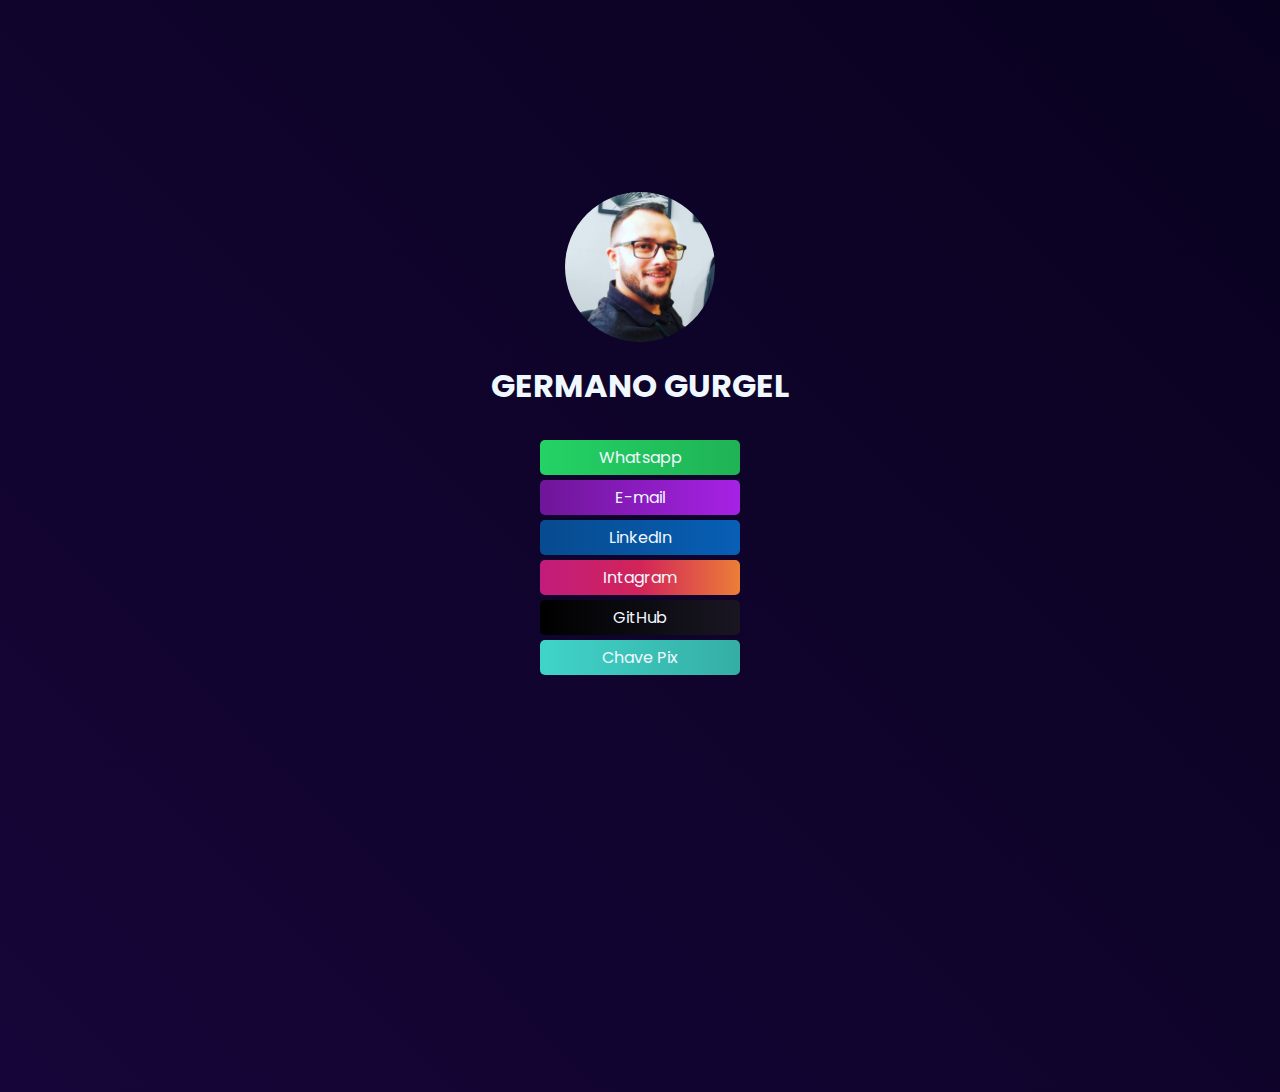
<file: index.html>
<!DOCTYPE html>
<html lang="pt-BR">
<head>
  <meta charset="UTF-8">
  <link rel="stylesheet" href="style.css">
  <meta http-equiv="X-UA-Compatible" content="IE=edge">
  <meta name="viewport" content="width=device-width, initial-scale=1.0">
  <title>Contato - Germano Gurgel</title>
</head>
<body>
  <section>
    <div class="principal">
      <img class="avatar" src="./assets/foto.jpg" alt="avatar">
      <h1>GERMANO GURGEL</h1>
    </div>
    <div class="links">
      <a class="whatsapp" href="https://api.whatsapp.com/send?phone=55(61)99184-0101">
        <p>Whatsapp</p>
      </a>
      <a class="email" href="mailto:gurgelgermano@gmail.com">
        <p>E-mail</p>
      </a>
      <a class="linkedin" href="https://www.linkedin.com/in/germanogurgel/">
        <p>LinkedIn</p>
      </a>
      <a class="instagram" href="https://instagram.com/germano.gurgel">
        <p >Intagram</p>
      </a>
      <a class="github" href="https://github.com/gurgelgermano">
        <p>GitHub</p>
      </a>
      <a class="pix">
        <p type="text" class="chave-pix" value="51b81827-4ae8-4806-9853-d85891cda413">Chave Pix</p>
      </a>
    </div>
  </section>
  <script src="/index.js"></script>
</body>
</html>
</file>
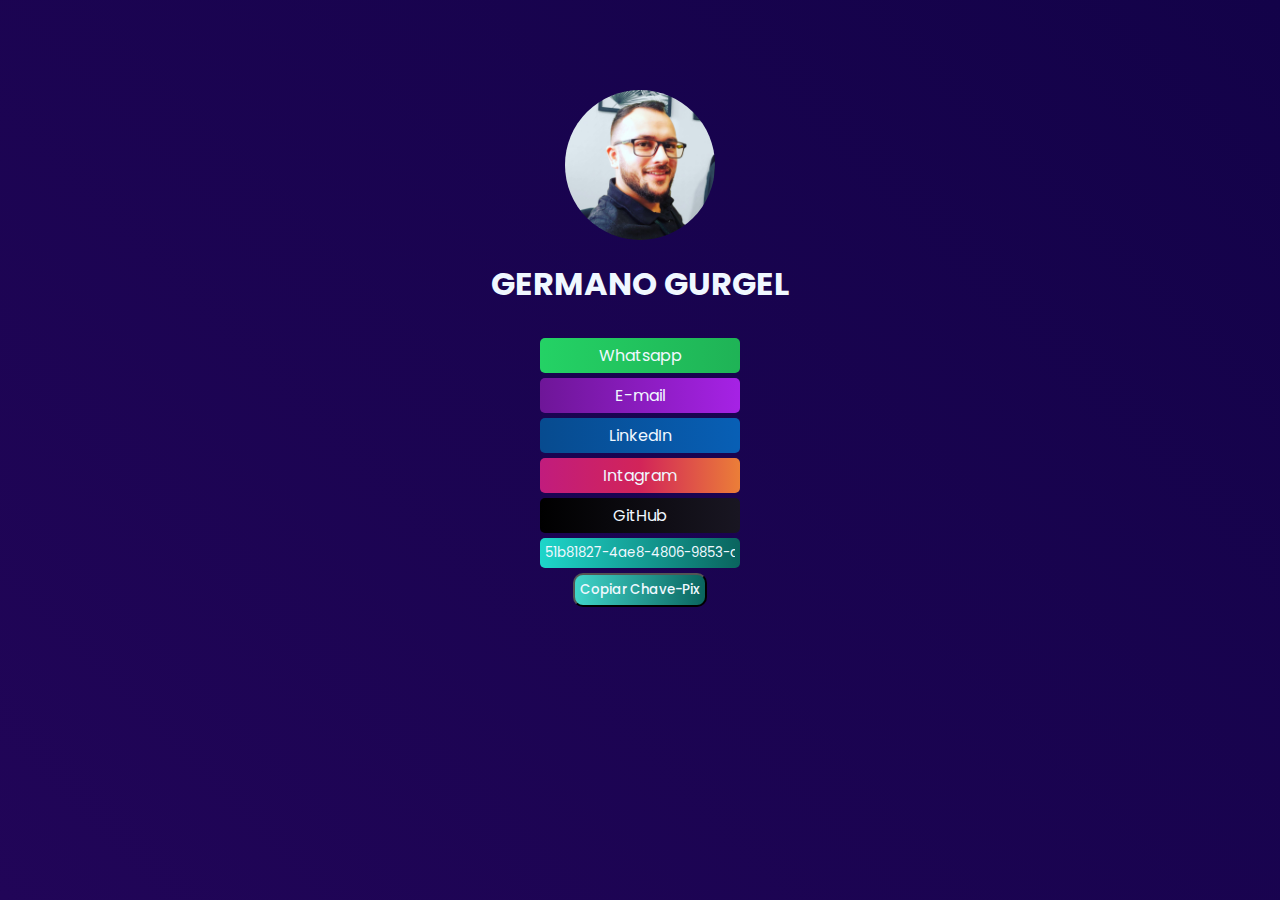
<file: 01/index.html>
<!DOCTYPE html>
<html lang="pt-BR">
<head>
  <meta charset="UTF-8">
  <link rel="stylesheet" href="../01/style.css">
  <meta http-equiv="X-UA-Compatible" content="IE=edge">
  <meta name="viewport" content="width=device-width, initial-scale=1.0">
  <title>Contato - Germano Gurgel</title>
</head>
<body>
  <section class="conteudo">
    <div class="principal">
      <img class="avatar" src="../assets/foto.jpg" alt="avatar">
      <h1>GERMANO GURGEL</h1>
    </div>
    <div class="links">
      <a class="whatsapp" href="https://api.whatsapp.com/send?phone=55(61)99184-0101" >
        <p>Whatsapp</p>
      </a>
      <a class="email" href="mailto:gurgelgermano@gmail.com">
        <p>E-mail</p>
      </a>
      <a class="linkedin" target="_blank" href="https://www.linkedin.com/in/germanogurgel/">
        <p>LinkedIn</p>
      </a>
      <a class="instagram" href="https://instagram.com/germano.gurgel">
        <p >Intagram</p>
      </a>
      <a class="github" target="_blank" href="https://github.com/gurgelgermano">
        <p>GitHub</p>
      </a>
      <input type="text" id="texto" value="51b81827-4ae8-4806-9853-d85891cda413" readonly>
      <button id="botao"> Copiar Chave-Pix </button>
    </div>
  </section>
  <script>
  document.getElementById('botao').addEventListener('click', function () {
    document.getElementById('texto').select();
    document.execCommand('copy');
    alert("Chave-Pix copiada com sucesso!")
  });
  </script>
  <script src="../01/index.js"></script>
</body>
</html>
</file>
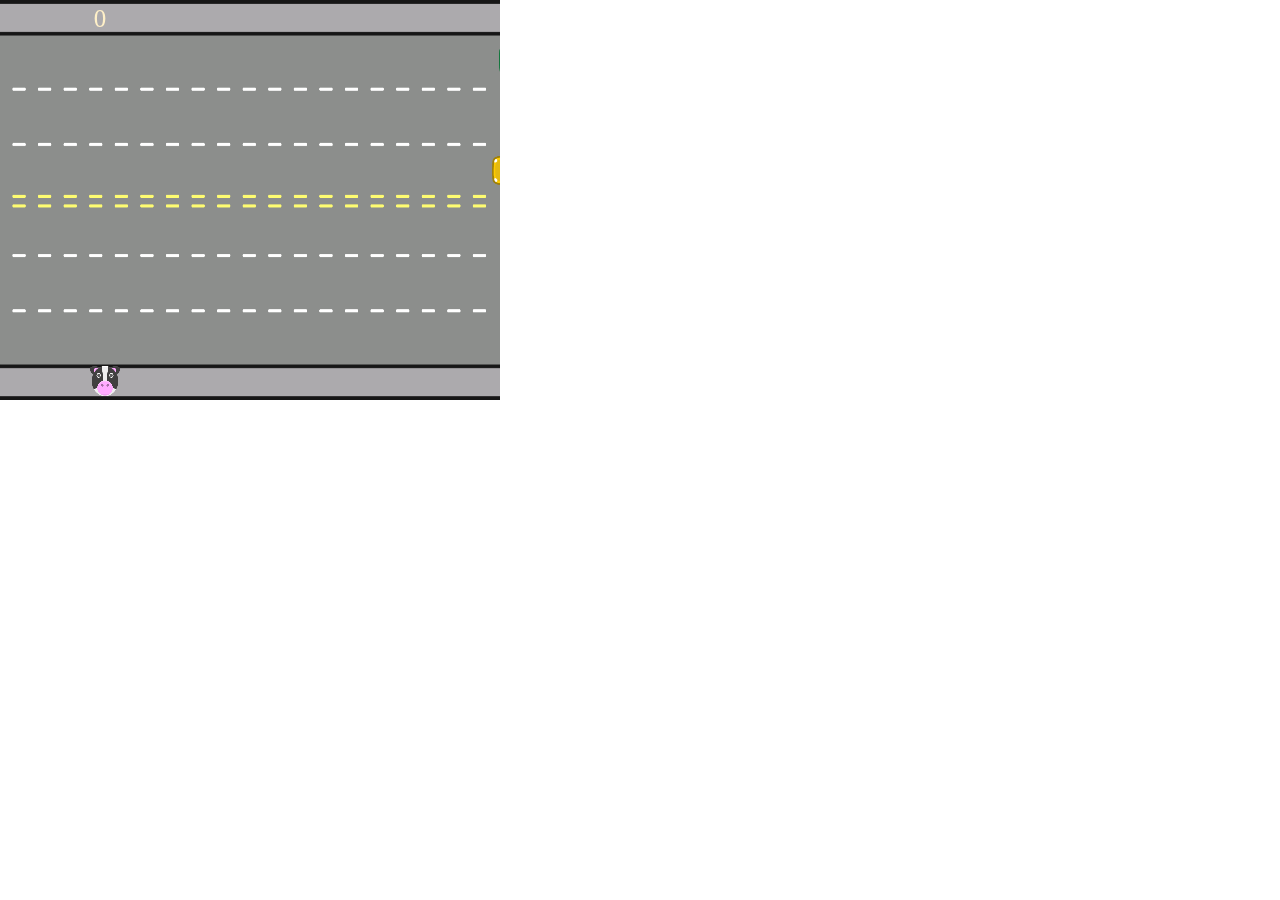
<file: freeway/index.html>
<!DOCTYPE html><html lang="en"><head>
    <script src="p5.js"></script>
    <script src="p5.sound.min.js"></script>
    <link rel="stylesheet" type="text/css" href="style.css">
    <meta charset="utf-8">

  </head>
  <body>
    <script src="sketch.js"></script>
    <script src="imagens.js"></script>
    <script src="ator.js"></script>
    <script src="carro.js"></script>
    <script src="p5.collide2d.js"></script>

</body></html>
</file>
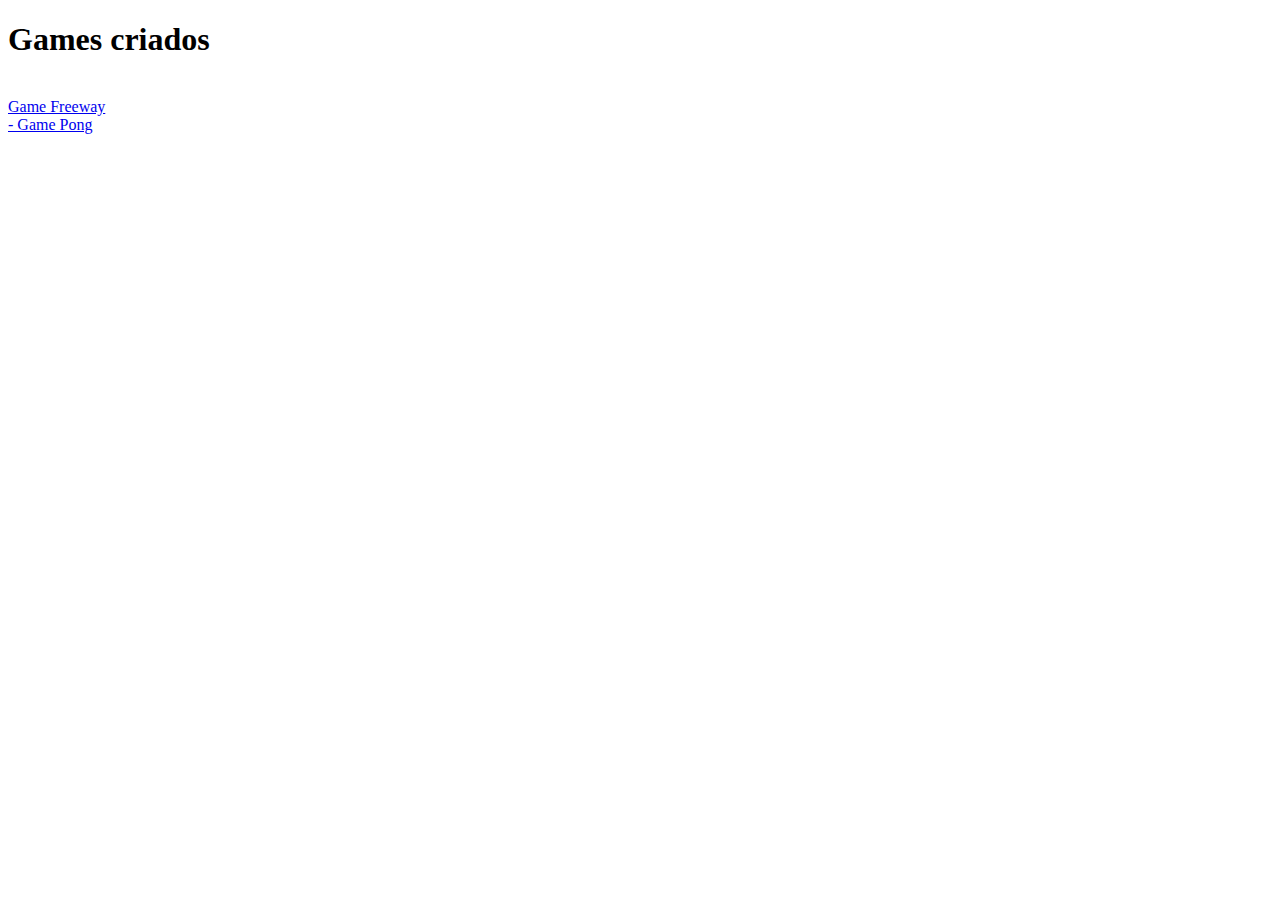
<file: games/index.html>
<!DOCTYPE html>
<html lang="pt-BR">
<head>
    <meta charset="UTF-8">
    <meta name="viewport" content="width=device-width, initial-scale=1.0">
    <title>Git Germano Gurgel</title>
</head>
<body>
    <h1>Games criados</h1>
    <br>
    <a href="gurgelgermano.github.io/freeway/index.html">Game Freeway</a>
    <br>
    <a href="pong\index.html">- Game Pong</a>
</body>
</html>
</file>
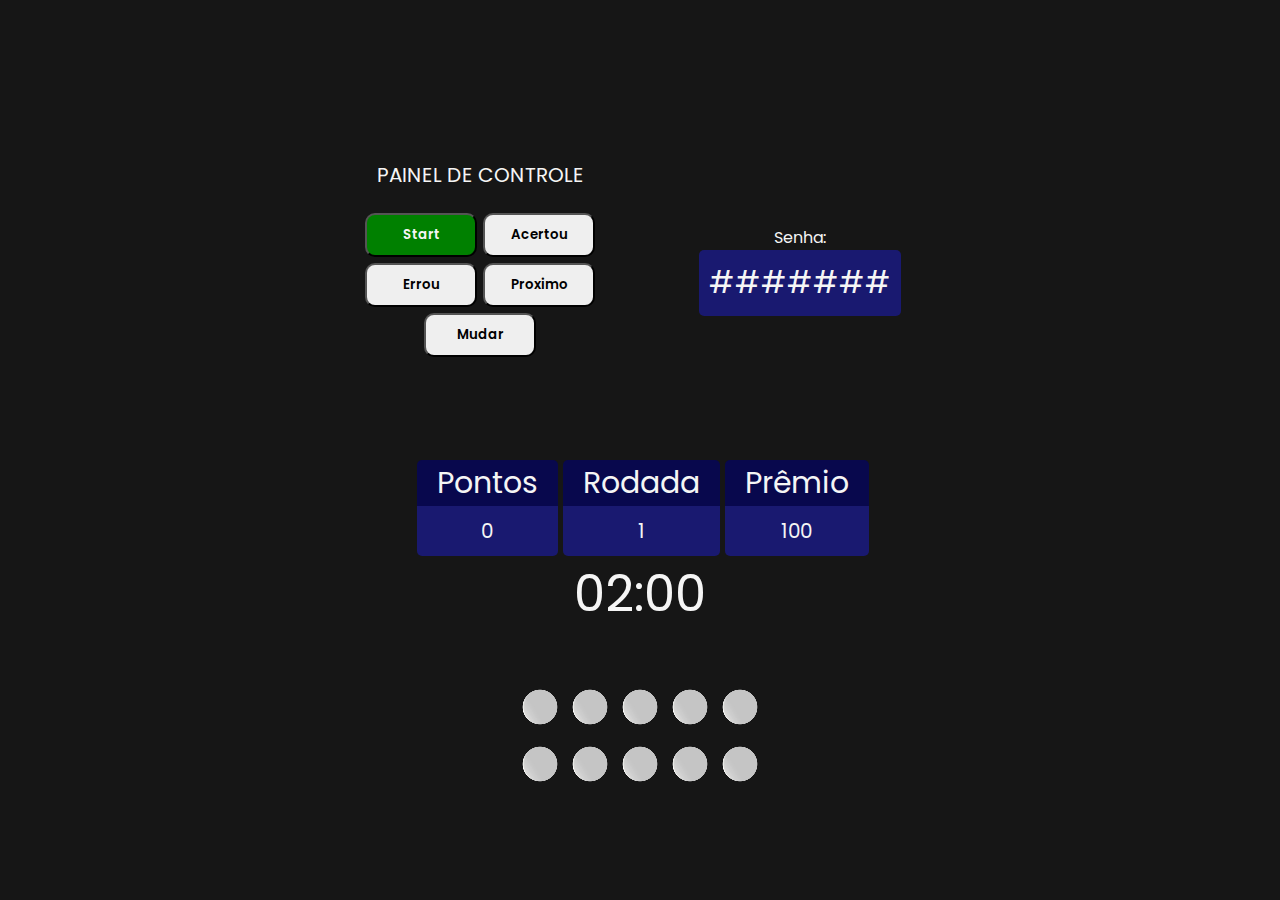
<file: MegaSenha/index.html>
<!DOCTYPE html>
<html>
<head>
    <meta charset="UTF-8">
    <meta name="viewport" content="width=device-width, initial-scale=1.0">
    <link rel="stylesheet" href="style.css">
    <title>Painel de Controle - Merc Senha</title>
</head>
<body>
    <section class="painelBx">
        <p class="tituloPainel">PAINEL DE CONTROLE</p>
        <div class="controle">
            <button id="start">Start</button>
            <audio id="somStart" src="./midias/start.wav" hidden></audio>
            <audio id="somTempo" src="./midias/musicaPrograma.mp3" hidden></audio>
            <button id="acertou">Acertou</button>
            <audio id="somAcertou" src="./midias/ACERTOU.wav" hidden></audio>
            <audio id="somAplausos" src="./midias/aplausosPlateia.wav" hidden></audio>
            <button id="errou">Errou</button>
            <audio id="somPerdeu" src="./midias/perdeu.wav" hidden></audio>
            <audio id="somErrou" src="./midias/ERROU.wav" hidden></audio>
            <button id="proximo">Proximo</button>
            <button id="mudar">Mudar</button>
        </div>
    </section>

    <section class="senhaBx">
        <div class="senha">
            <p>Senha:</p>
            <p class="palavra">#######</p>
        </div>
    </section>

    <section class="infoRodadaBx">
        <div class="pontosBx">
            <p class="infoTitulo">Pontos</p>
            <p class="pontos">0</p>
        </div>

        <div class="rodadaBx">
            <p class="infoTitulo">Rodada</p>
            <p class="rodada">1</p>
        </div>

        <div class="premioBx">
            <p class="infoTitulo">Prêmio</p>
            <p class="premio">100</p>
        </div>
    </section>

    <section class="timerBx">
        <p class="timer">02:00</p>
        <div>
            <ul class="bolinhas">
                <li><video class="bolinhasVideo" autoplay loop src="./midias/BolaNeutra.webm"></video></li>
                <li><video class="bolinhasVideo" autoplay loop src="./midias/BolaNeutra.webm"></video></li>
                <li><video class="bolinhasVideo" autoplay loop src="./midias/BolaNeutra.webm"></video></li>
                <li><video class="bolinhasVideo" autoplay loop src="./midias/BolaNeutra.webm"></video></li>
                <li><video  class="bolinhasVideo" autoplay loop src="./midias/BolaNeutra.webm"></video></li>
                <li><video  class="bolinhasVideo" autoplay loop src="./midias/BolaNeutra.webm"></video></li>
                <li><video  class="bolinhasVideo" autoplay loop src="./midias/BolaNeutra.webm"></video></li>
                <li><video  class="bolinhasVideo" autoplay loop src="./midias/BolaNeutra.webm"></video></li>
                <li><video class="bolinhasVideo" autoplay loop src="./midias/BolaNeutra.webm"></video></li>
                <li><video  class="bolinhasVideo" autoplay loop src="./midias/BolaNeutra.webm"></video></li>
            </ul>
        </div>
    </section>
    <script src="./senhasLista.js"></script>
    <script src="./index.js"></script>

</body>
</html>
</file>
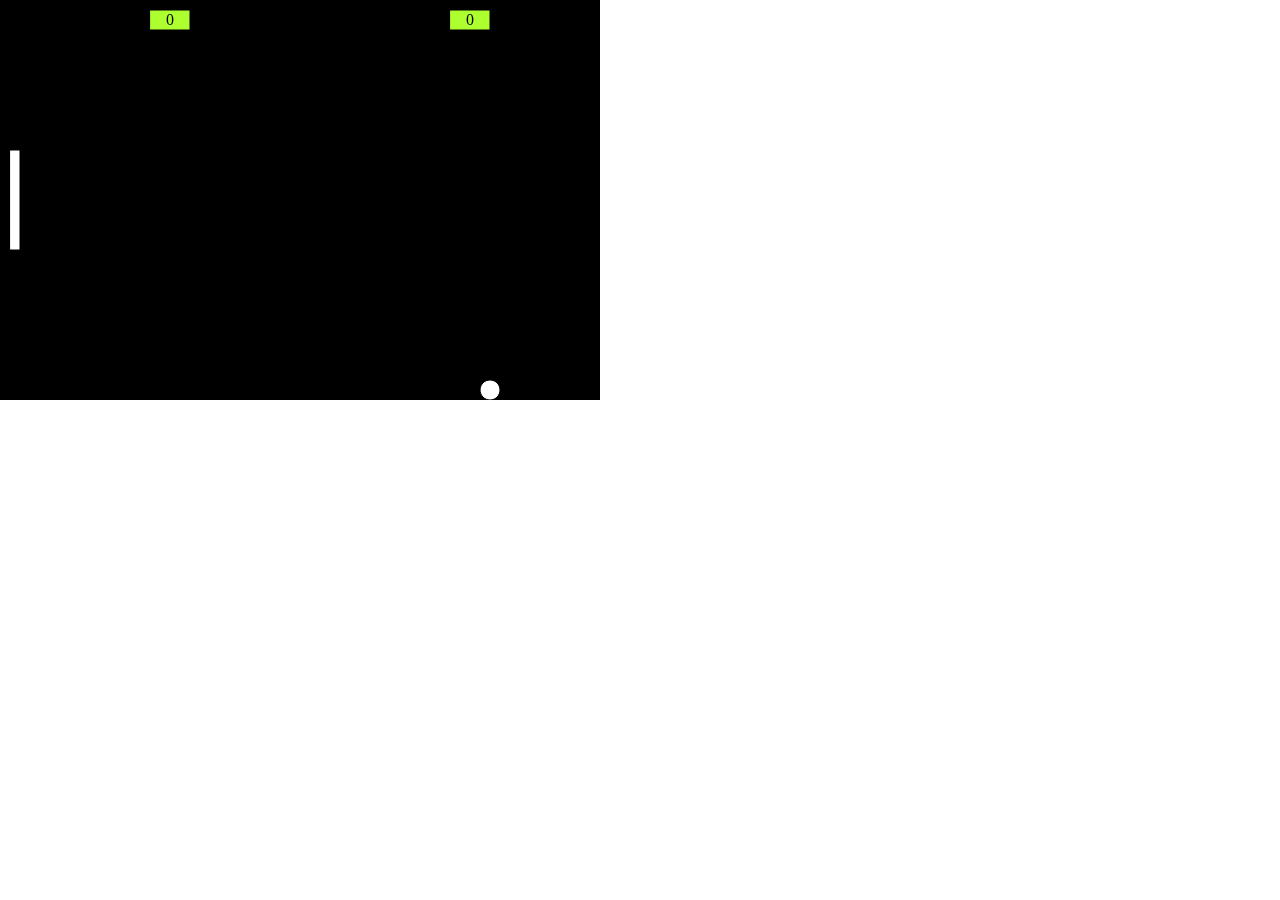
<file: pong/index.html>
<!DOCTYPE html><html lang="en"><head>
    <script src="p5.js"></script>
    <script src="p5.sound.min.js"></script>
    <link rel="stylesheet" type="text/css" href="style.css">
    <meta charset="utf-8">

  </head>
  <body>
    <script src="sketch.js"></script>
    <script src="p5.collide2d.js"></script>
  

</body></html>
</file>
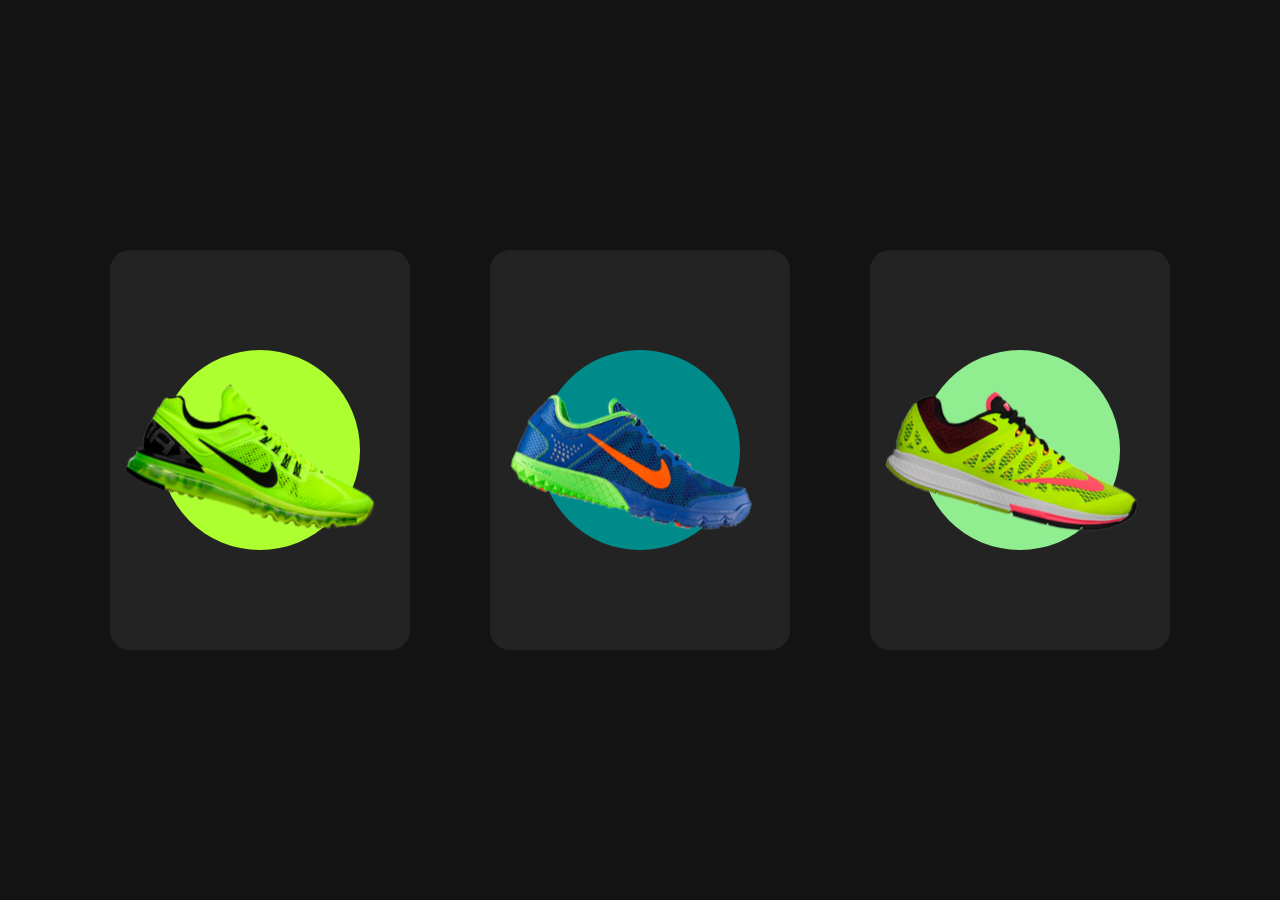
<file: Produto_Paralax/index.html>
<!DOCTYPE html>
<html lang="pt-BR">
<head>
    <meta charset="UTF-8">
    <title>3D Produto Paralax</title>
    <link rel="stylesheet" href="style.css">
</head>
<body>
    <div class="container">
        <div class="box">
            <h2 class="name">Tênis Nike Verde</h2>
            <a href="#" class="buy">Comprar</a>
            <div class="circle"></div>
            <img src="shoes1.png" class="product">
        </div>
        <div class="box">
            <h2 class="name">Nome do Produto</h2>
            <a href="#" class="buy">Comprar</a>
            <div class="circle"></div>
            <img src="shoes2.png" class="product">
        </div>
        <div class="box">
            <h2 class="name">Nome do Produto</h2>
            <a href="#" class="buy">Comprar</a>
            <div class="circle"></div>
            <img src="shoes3.png" class="product">
        </div>
    </div>
    <script src="vanilla-tilt.min.js"></script>
    <script>
        VanillaTilt.init(document.querySelectorAll(".box"), {
		max: 25,
		speed: 400
	});
	
	//It also supports NodeList
	VanillaTilt.init(document.querySelectorAll(".box"));
    </script>
</body>
</html>
</file>
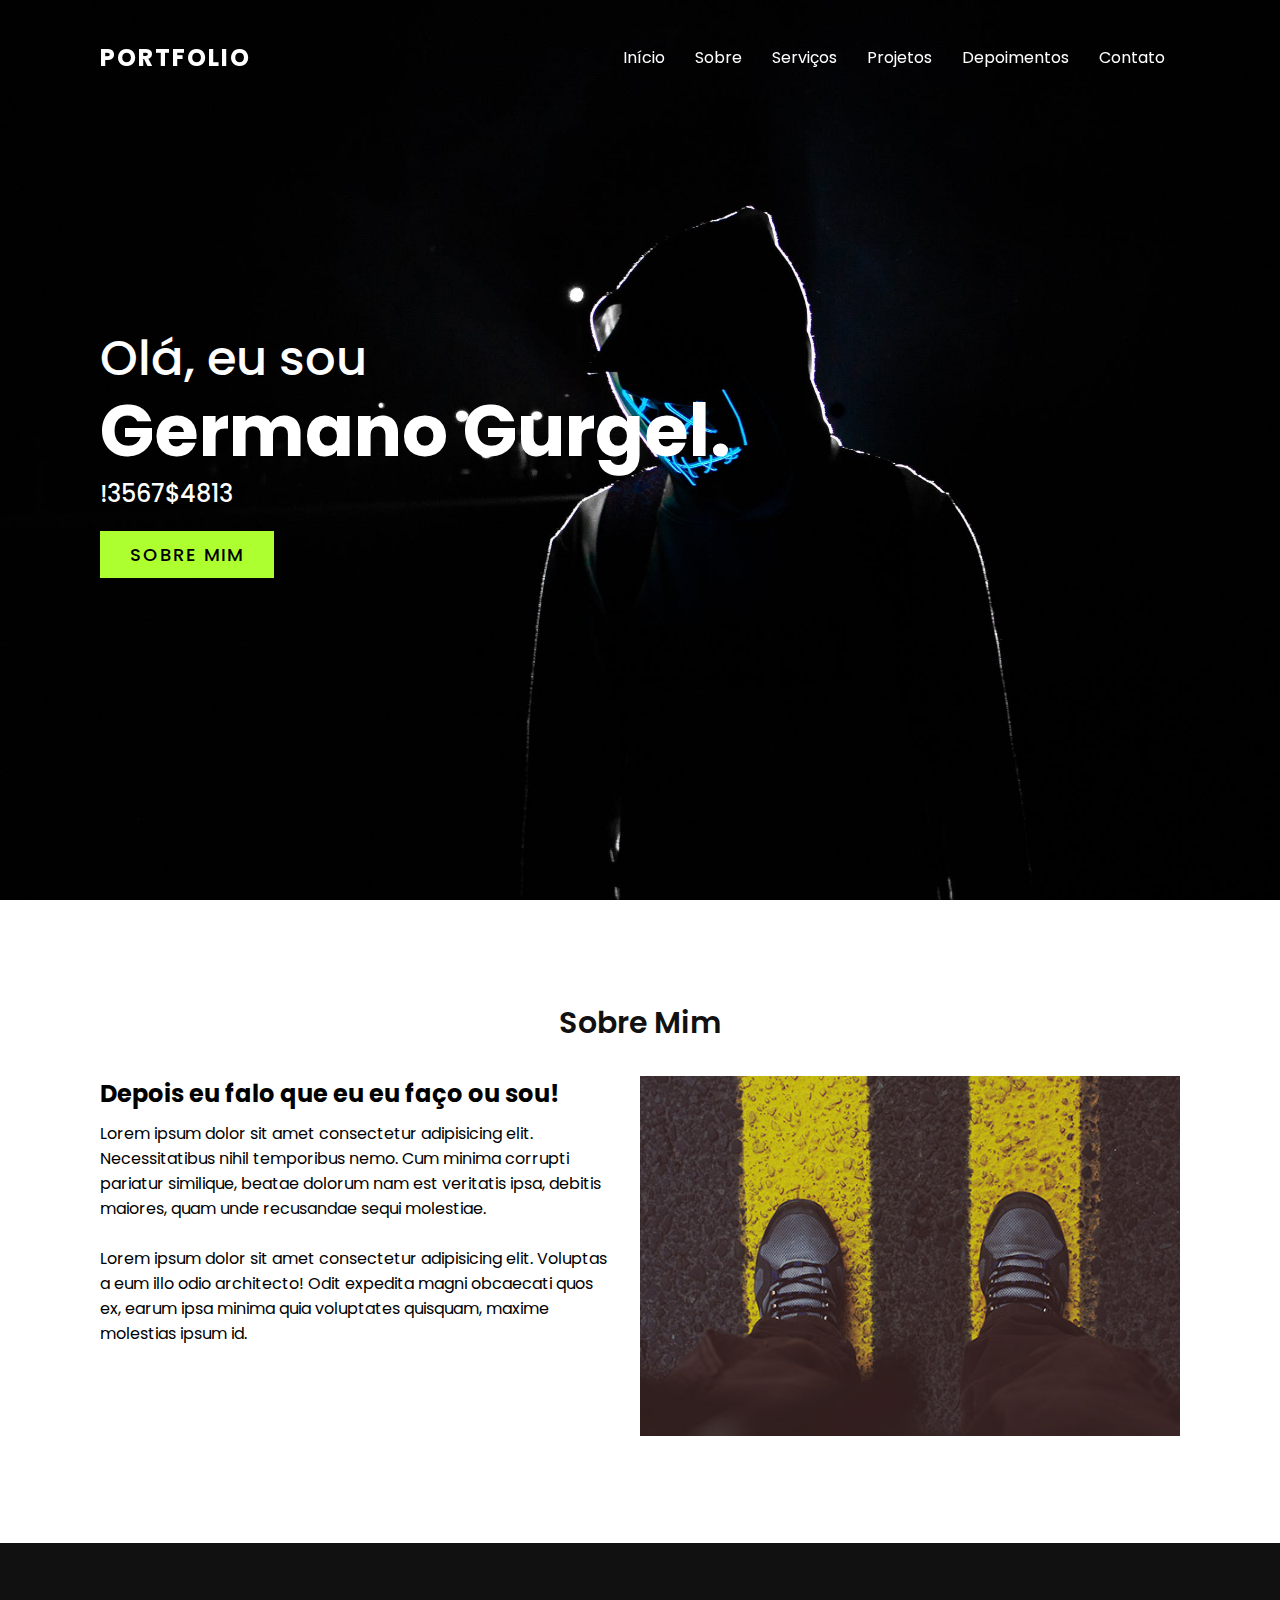
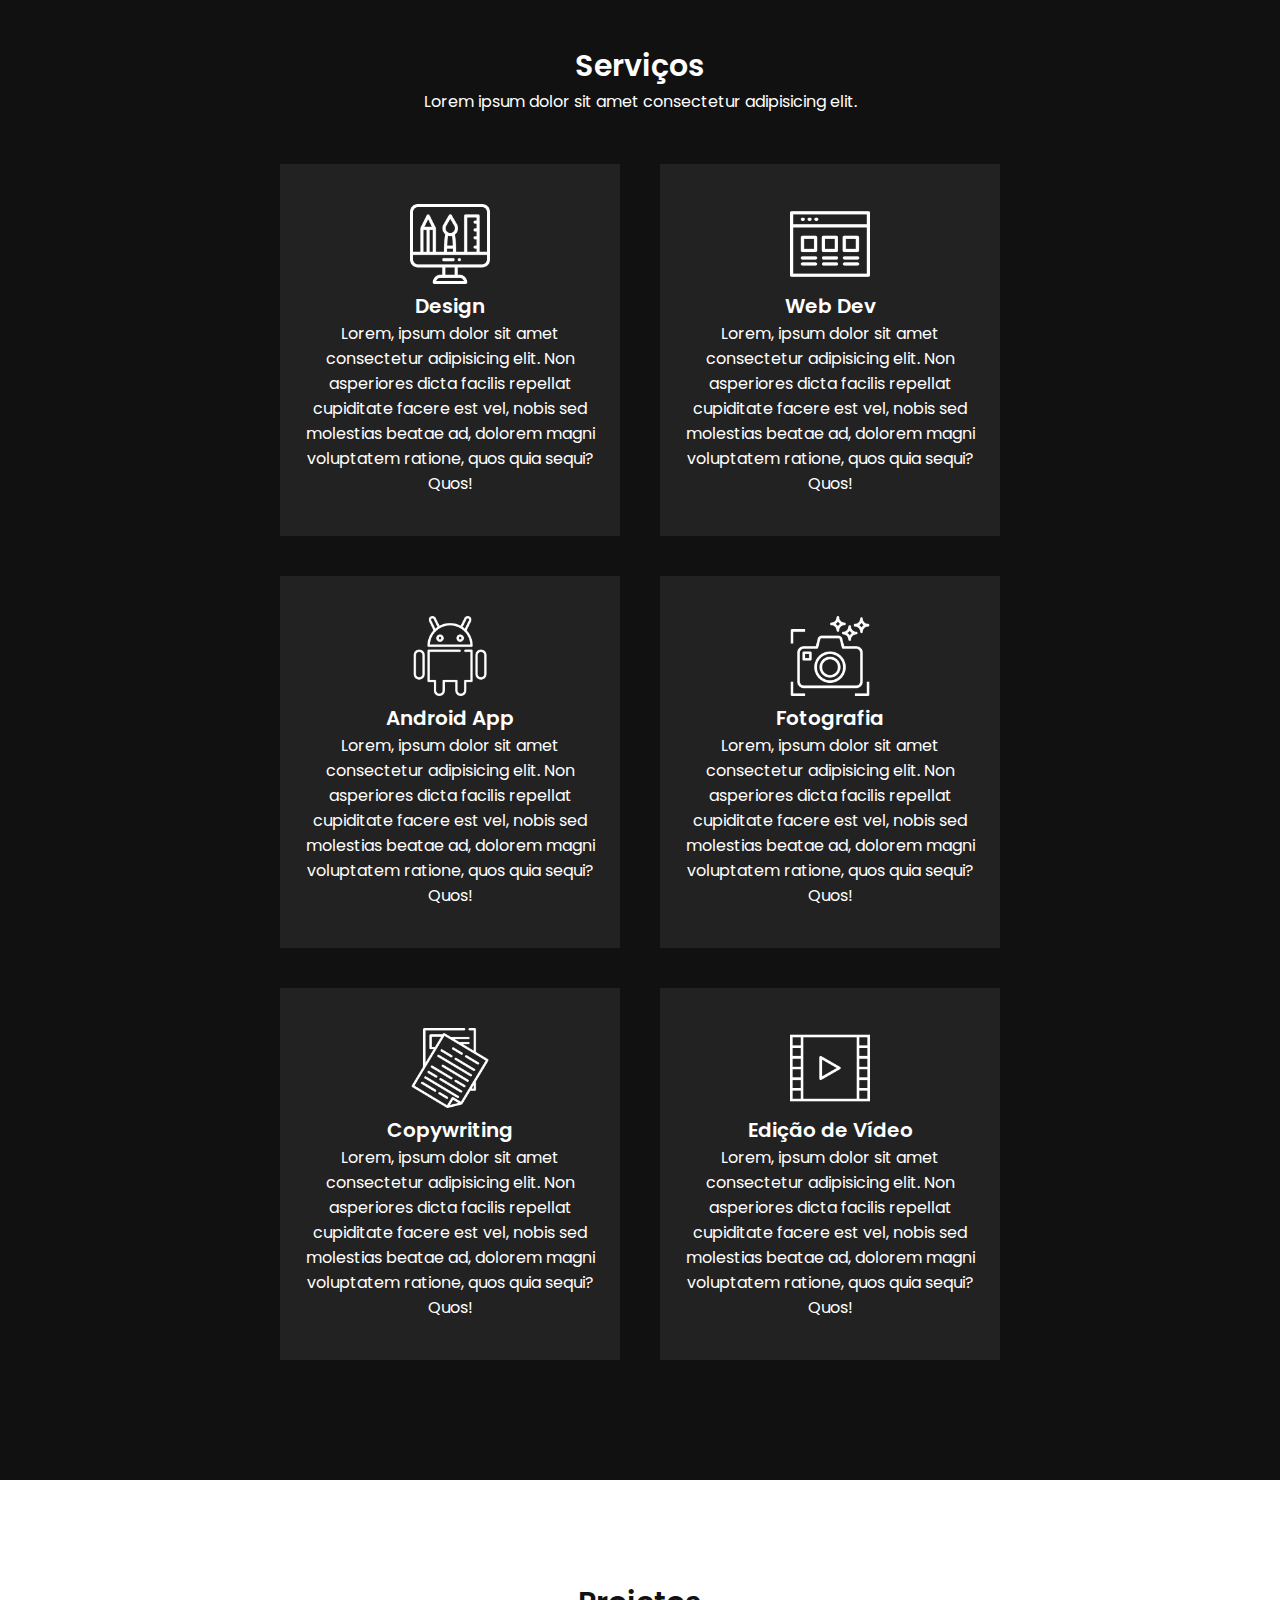
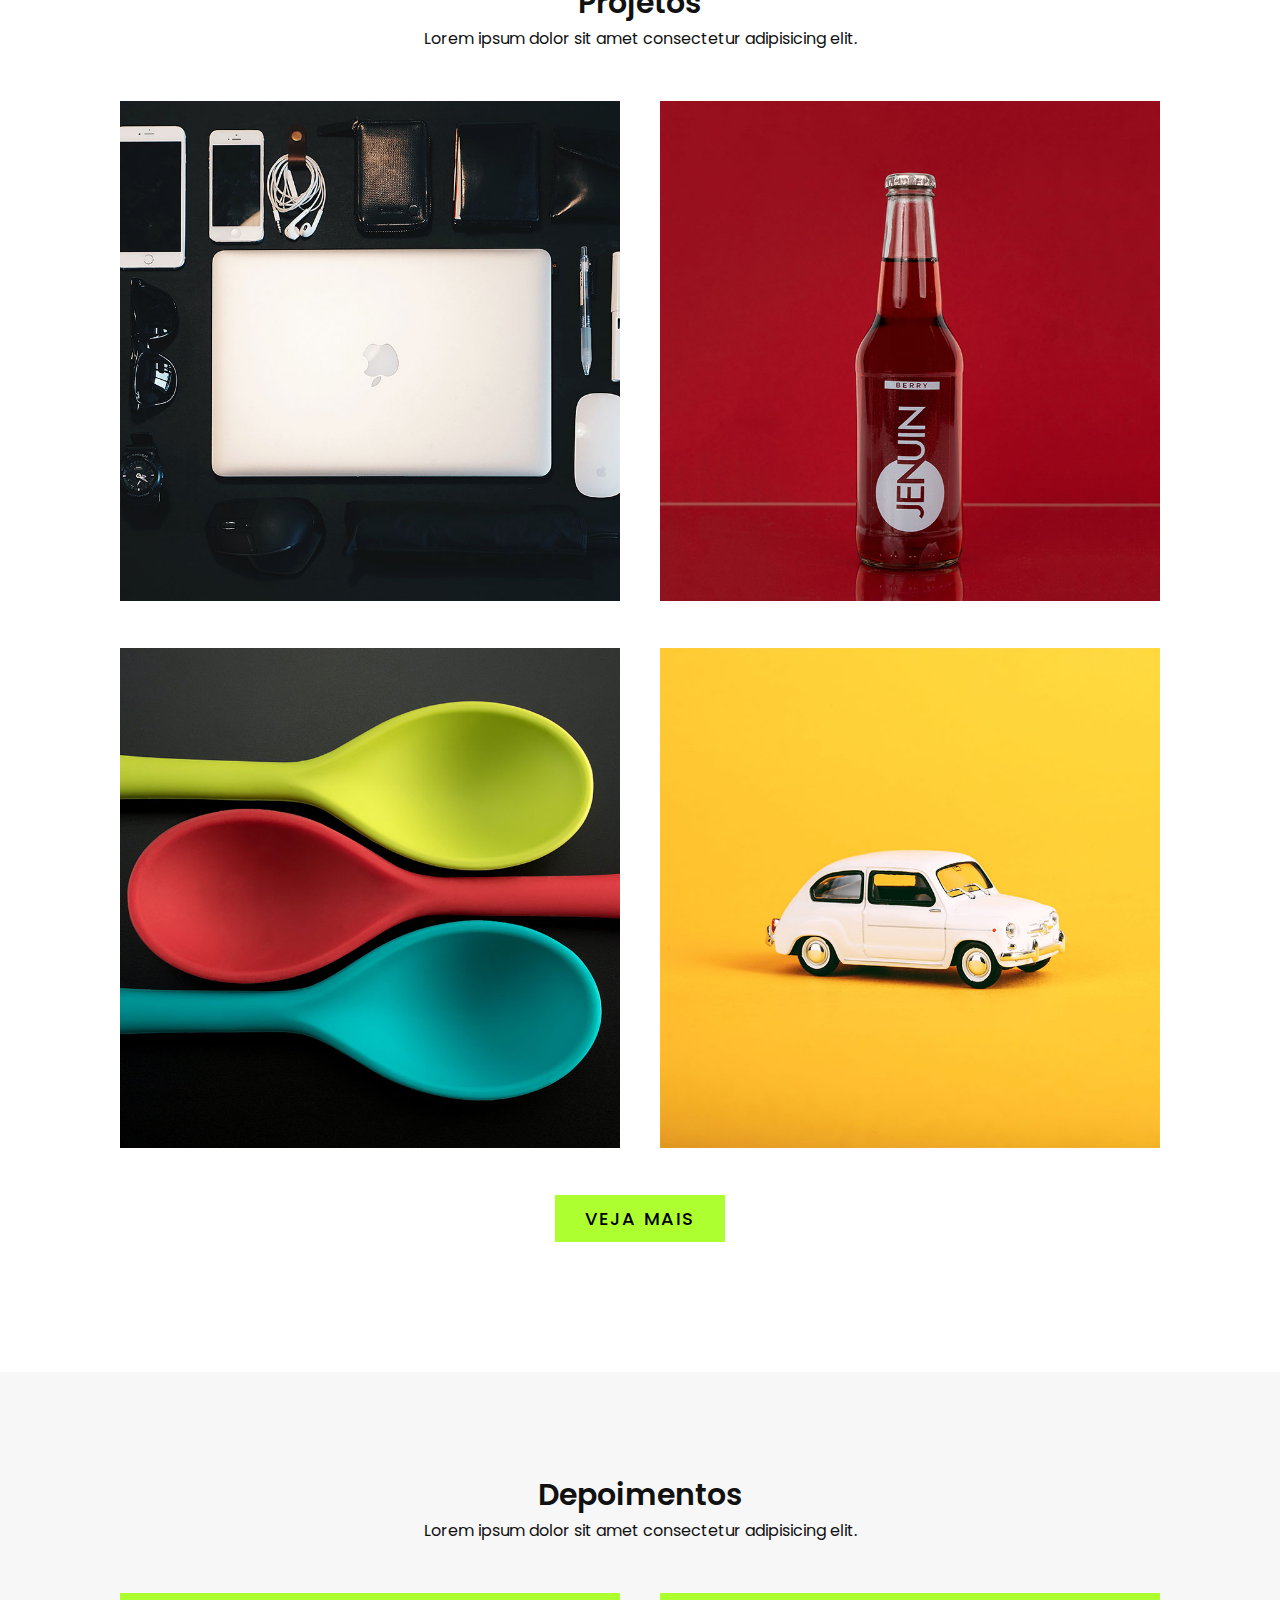
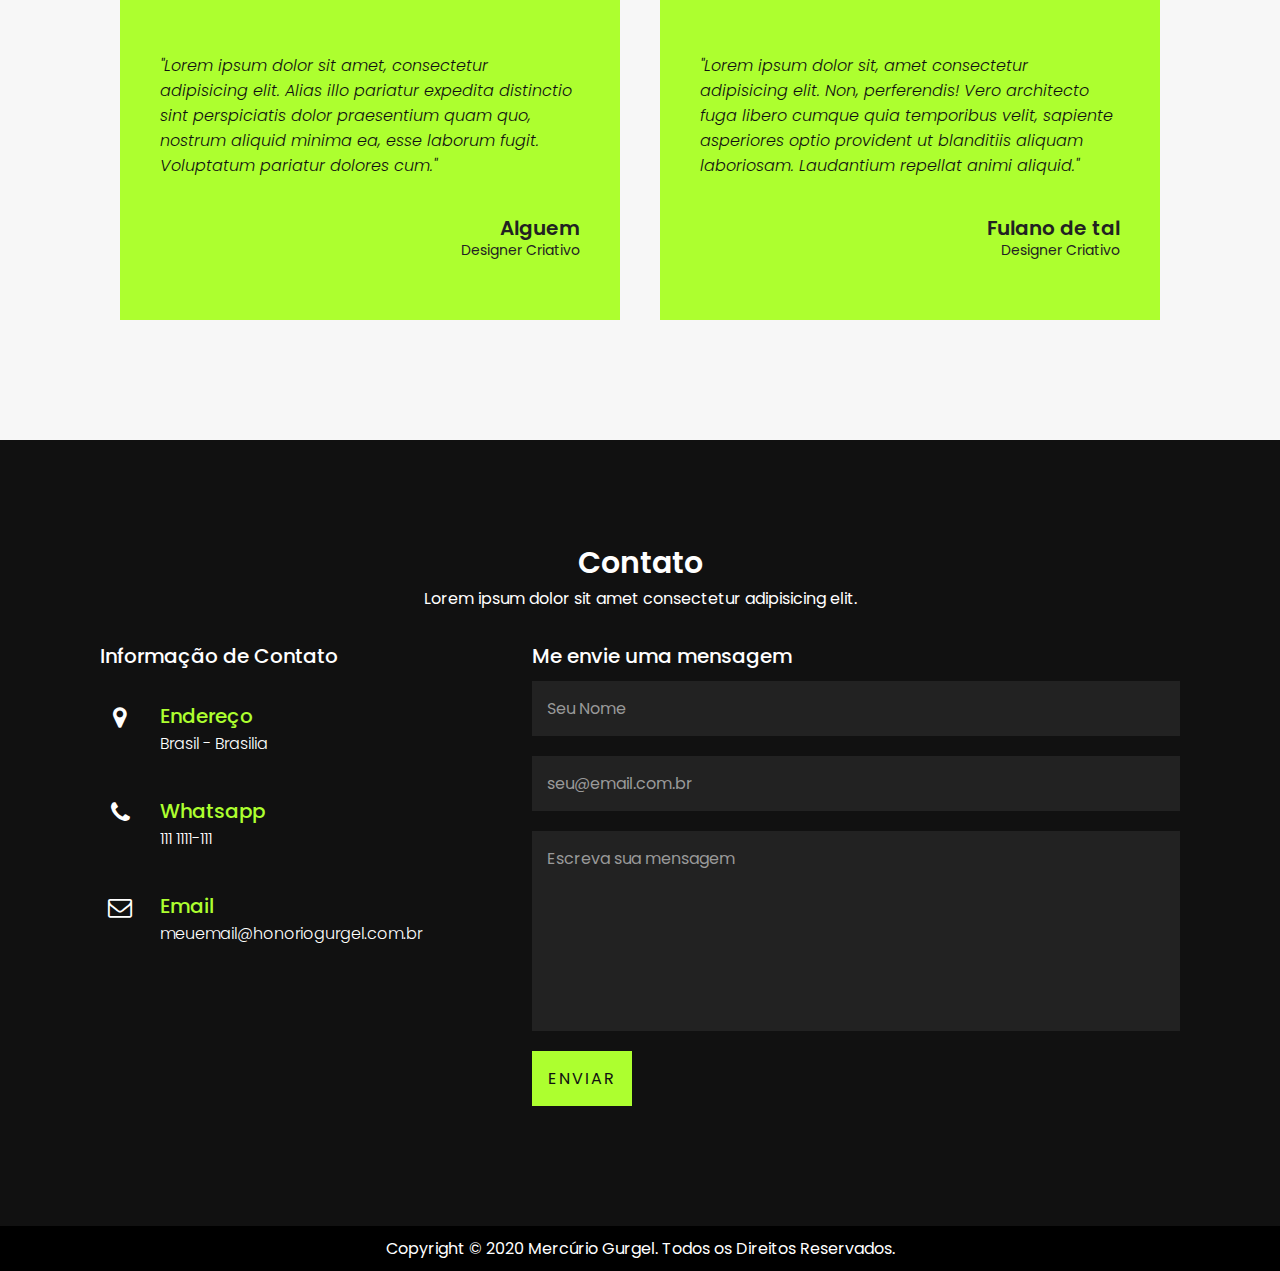
<file: site/index.html>
<!DOCTYPE html>
<html lang="pt-BR">
<head>
    <meta charset="UTF-8">
    <meta name="viewport" content="width=device-width, initial-scale=1.0">
    <link rel="stylesheet" href="style.css">
    <link rel="stylesheet" href="https://stackpath.bootstrapcdn.com/font-awesome/4.7.0/css/font-awesome.min.css" integrity="sha384-wvfXpqpZZVQGK6TAh5PVlGOfQNHSoD2xbE+QkPxCAFlNEevoEH3Sl0sibVcOQVnN" crossorigin="anonymous">
    <title>Germano Gurgel</title>
</head>
<body>
    <header>
        <a href="#" class="logo">Portfolio</a>
        <div class="toggle" onclick="toggleMenu();"></div>
        <ul class="menu">
            <li><a href="#home" onclick="toggleMenu();">Início</a></li>
            <li><a href="#sobre" onclick="toggleMenu();">Sobre</a></li>
            <li><a href="#servicos" onclick="toggleMenu();">Serviços</a></li>
            <li><a href="#proj" onclick="toggleMenu();">Projetos</a></li>
            <li><a href="#depoimentos" onclick="toggleMenu();">Depoimentos</a></li>
            <li><a href="#contato" onclick="toggleMenu();">Contato</a></li>
        </ul>
    </header>
    <section class="banner" id="home">
        <div class="textBx">
            <h2>Olá, eu sou <br> <span>Germano Gurgel.</span></h2>
            <h3>!3567$4813</h3>
            <a href="#sobre" class="btn">Sobre mim</a>
        </div>
    </section>

    <section class="sobre" id="sobre">
        <div class="heading">
            <h2>Sobre Mim</h2>
        </div>
        <div class="content">
            <div class="contentBx w50">
                <h3>Depois eu falo que eu eu faço ou sou!</h3>
                <p>Lorem ipsum dolor sit amet consectetur adipisicing elit. Necessitatibus nihil temporibus nemo. Cum minima corrupti pariatur similique, beatae dolorum nam est veritatis ipsa, debitis maiores, quam unde recusandae sequi molestiae. <br><br>Lorem ipsum dolor sit amet consectetur adipisicing elit. Voluptas a eum illo odio architecto! Odit expedita magni obcaecati quos ex, earum ipsa minima quia voluptates quisquam, maxime molestias ipsum id.</p>
            </div>
            <div class="w50">
                <img src="./images/img1.jpg" class="img">
            </div>
        </div>
    </section>

    <section class="servicos" id="servicos">
        <div class="heading white">
            <h2>Serviços</h2>
            <p>Lorem ipsum dolor sit amet consectetur adipisicing elit.</p>
        </div>
        <div class="content">
            <div class="servicosBx">
                <img src="./images/icon1.png">
                <h2>Design</h2>
                <p>Lorem, ipsum dolor sit amet consectetur adipisicing elit. Non asperiores dicta facilis repellat cupiditate facere est vel, nobis sed molestias beatae ad, dolorem magni voluptatem ratione, quos quia sequi? Quos!</p>
            </div>
            <div class="servicosBx">
                <img src="./images/icon2.png">
                <h2>Web Dev</h2>
                <p>Lorem, ipsum dolor sit amet consectetur adipisicing elit. Non asperiores dicta facilis repellat cupiditate facere est vel, nobis sed molestias beatae ad, dolorem magni voluptatem ratione, quos quia sequi? Quos!</p>
            </div>
            <div class="servicosBx">
                <img src="./images/icon3.png">
                <h2>Android App</h2>
                <p>Lorem, ipsum dolor sit amet consectetur adipisicing elit. Non asperiores dicta facilis repellat cupiditate facere est vel, nobis sed molestias beatae ad, dolorem magni voluptatem ratione, quos quia sequi? Quos!</p>
            </div>
            <div class="servicosBx">
                <img src="./images/icon4.png">
                <h2>Fotografia</h2>
                <p>Lorem, ipsum dolor sit amet consectetur adipisicing elit. Non asperiores dicta facilis repellat cupiditate facere est vel, nobis sed molestias beatae ad, dolorem magni voluptatem ratione, quos quia sequi? Quos!</p>
            </div>
            <div class="servicosBx">
                <img src="./images/icon5.png">
                <h2>Copywriting</h2>
                <p>Lorem, ipsum dolor sit amet consectetur adipisicing elit. Non asperiores dicta facilis repellat cupiditate facere est vel, nobis sed molestias beatae ad, dolorem magni voluptatem ratione, quos quia sequi? Quos!</p>
            </div>
            <div class="servicosBx">
                <img src="./images/icon6.png">
                <h2>Edição de Vídeo</h2>
                <p>Lorem, ipsum dolor sit amet consectetur adipisicing elit. Non asperiores dicta facilis repellat cupiditate facere est vel, nobis sed molestias beatae ad, dolorem magni voluptatem ratione, quos quia sequi? Quos!</p>
            </div>
        </div>
    </section>

    <section class="proj" id="proj">
        <div class="heading">
            <h2>Projetos</h2>
            <p>Lorem ipsum dolor sit amet consectetur adipisicing elit.</p>
        </div>
        <div class="content">
            <div class="projBx">
                <img src="./images/product1.jpg">
            </div>
            <div class="projBx">
                <img src="./images/product2.jpg">
            </div>
            <div class="projBx">
                <img src="./images/product3.jpg">
            </div>
            <div class="projBx">
                <img src="./images/product4.jpg">
            </div>
        </div>
        <div class="heading">
            <a href="#" class="btn">Veja Mais</a>
        </div>
    </section>

    <section class="depoimentos" id="depoimentos">
        <div class="heading">
            <h2>Depoimentos</h2>
            <p>Lorem ipsum dolor sit amet consectetur adipisicing elit.</p>
        </div>
        <div class="content">
            <div class="depoimentosBx">
                <p>"Lorem ipsum dolor sit amet, consectetur adipisicing elit. Alias illo pariatur expedita distinctio sint perspiciatis dolor praesentium quam quo, nostrum aliquid minima ea, esse laborum fugit. Voluptatum pariatur dolores cum."</p>
                <h3>Alguem<br><span>Designer Criativo</span></h3>
            </div>
            <div class="depoimentosBx">
                <p>"Lorem ipsum dolor sit, amet consectetur adipisicing elit. Non, perferendis! Vero architecto fuga libero cumque quia temporibus velit, sapiente asperiores optio provident ut blanditiis aliquam laboriosam. Laudantium repellat animi aliquid."</p>
                <h3>Fulano de tal<br><span>Designer Criativo</span></h3>
            </div>
        </div>
    </section>

    <section class="contato" id="contato">
        <div class="heading white">
            <h2>Contato</h2>
            <p>Lorem ipsum dolor sit amet consectetur adipisicing elit.</p>
        </div>
        <div class="content">
            <div class="contatoInfo">
                <h3>Informação de Contato</h3>
                <div class="contatoInfoBx">
                    <div class="box">
                        <div class="icon">
                            <i class="fa fa-map-marker"></i>
                        </div>
                        <div class="text">
                            <h3>Endereço</h3>
                            <p>Brasil - Brasilia</p>
                        </div>  
                    </div>
                    <div class="box">
                        <div class="icon">
                            <i class="fa fa-phone"></i>
                        </div>
                        <div class="text">
                            <h3>Whatsapp</h3>
                            <p>111 1111-111</p>
                        </div>  
                    </div>
                    <div class="box">
                        <div class="icon">
                            <i class="fa fa-envelope-o"></i>
                        </div>
                        <div class="text">
                            <h3>Email</h3>
                            <p>meuemail@honoriogurgel.com.br</p>
                        </div>  
                    </div>
                </div>
            </div>
            <div class="formBx">
                <form>
                    <h3>Me envie uma mensagem</h3>
                    <input type="text" name="" placeholder="Seu Nome">
                    <input type="email" name="" placeholder="seu@email.com.br">
                    <textarea name="" placeholder="Escreva sua mensagem" id="" cols="30" rows="5"></textarea>
                    <input type="submit" value="Enviar">
                </form>
            </div>
        </div>
    </section>

    <div class="copyright">
        <p>Copyright © 2020 Mercúrio Gurgel. Todos os Direitos Reservados.</p>
    </div>
    <script type="text/javascript">
        window.addEventListener('scroll', function(){
            var header = document.querySelector('header');
            header.classList.toggle('sticky', window.scrollY > 0);
        })

        function toggleMenu(){
            var menuToggle = document.querySelector('.toggle');
            var menu = document.querySelector('.menu');
            menuToggle.classList.toggle('active');
            menu.classList.toggle('active');
        }
    </script>
</body>
</html>
</file>
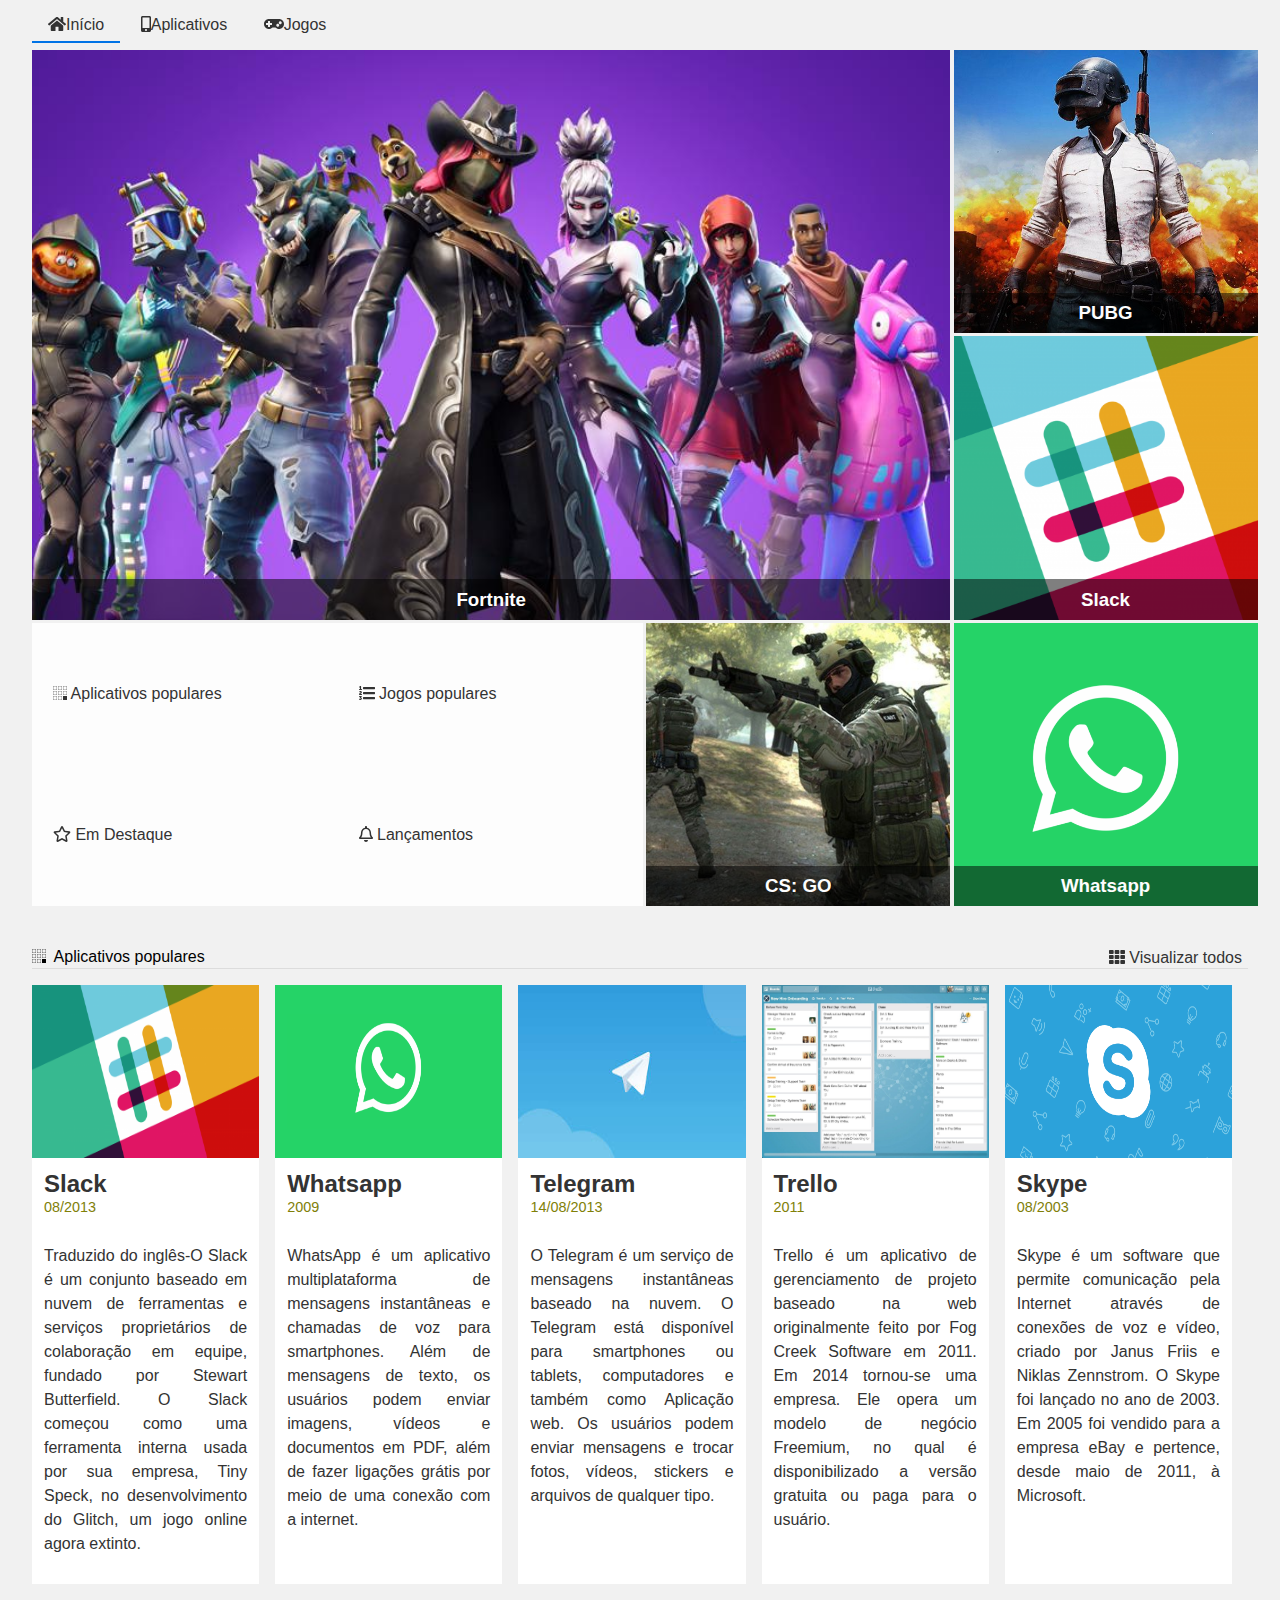
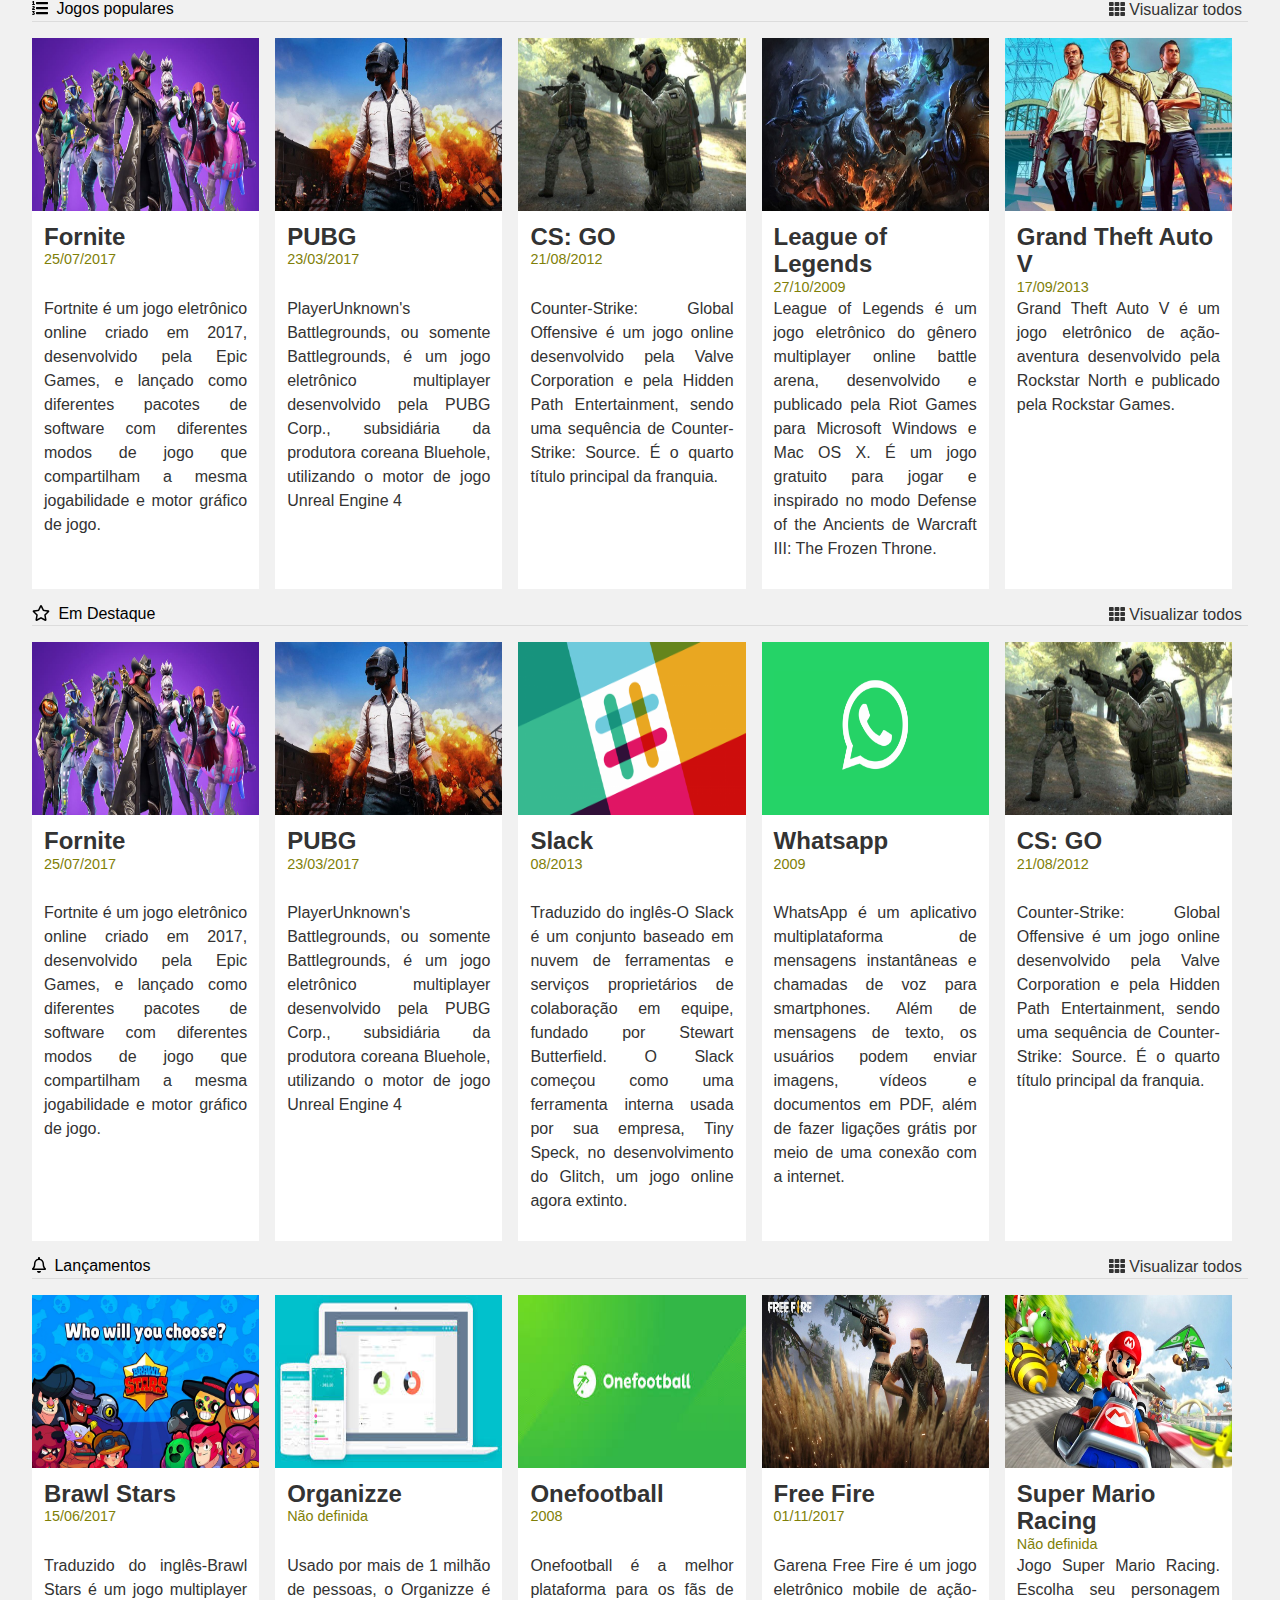
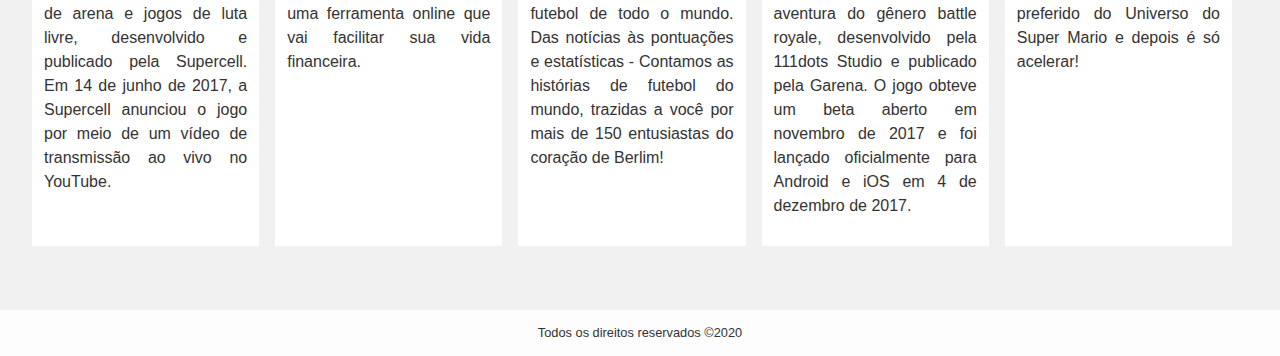
<file: sites/alura-store/index.html>
<!DOCTYPE html>
<html lang="en">
<head>
    <meta charset="UTF-8">
    <meta name="viewport" content="width=device-width, initial-scale=1.0">
    <meta http-equiv="X-UA-Compatible" content="ie=edge">
    <title>Alura Store | Baixe nossos aplicativos e jogos</title>
    <link href="./assets/css/normalize.css" rel="stylesheet">
    <link href="./assets/css/reset.css" rel="stylesheet">
    <link href="./assets/css/style.css" rel="stylesheet">
    <link href="./assets/css/destaques.css" rel="stylesheet">
    <link href="./assets/css/populares.css" rel="stylesheet">
    <link href="./assets/css/menu.css" rel="stylesheet">
    <link href="./assets/css/responsivo.css" rel="stylesheet">
</head>
<body class="app">
    <header class="cabecalho">
        <nav class="menu">
            <ul class="menu__lista">
                <li class="menu__item">
                    <a class="menu__link ativo" href="#">
                        <i class="fas fa-home"></i>Início</a>
                    <a class="menu__link" href="#">
                        <i class="fas fa-mobile-alt"></i>Aplicativos</a>
                    <a class="menu__link" href="#">
                        <i class="fas fa-gamepad"></i>Jogos</a>
                </li>
            </ul>
        </nav>
    </header>
    <main class="conteudo">
        <section class="destaques">
            <div class="destaques__principal caixa">
                <h3 class="destaques__titulo">Fortnite</h3>
            </div>
            <div class="destaques__secundario caixa">
                <h3 class="destaques__titulo">PUBG</h3>
            </div>
            <div class="destaques__secundario caixa">
                <h3 class="destaques__titulo">Slack</h3>
            </div>
            <div class="destaques__secundario caixa">
                <h3 class="destaques__titulo">Whatsapp</h3>
            </div>
            <div class="destaques__secundario caixa">
                <h3 class="destaques__titulo">CS: GO</h3>
            </div>
            <div class="destaques__categorias">
                <ul class="destaques__categorias___lista">
                    <li class="destaques__categorias___item">
                        <a class="destaques__categorias___link" href="#">
                            <i class="destaques__categorias___icone fab fa-buromobelexperte"></i>
                            Aplicativos populares
                        </a>
                    </li>
                    <li class="destaques__categorias___item">
                        <a class="destaques__categorias___link" href="#">
                            <i class="fas fa-list-ol"></i>
                            Jogos populares
                        </a>
                    </li>
                    <li class="destaques__categorias___item">
                        <a class="destaques__categorias___link" href="#">
                            <i class="far fa-star"></i>
                            Em Destaque
                        </a>
                    </li>
                    <li class="destaques__categorias___item">
                        <a class="destaques__categorias___link" href="#">
                            <i class="far fa-bell"></i>
                            Lançamentos
                        </a>
                    </li>
                </ul>
            </div>
        </section>
        <section class="populares">
            <div class="populares__itens">
                <div class="populares__info">
                    <div class="populares__cabecalho">
                        <h4 class="populares__titulo">
                            <i class="populares__icone fab fa-buromobelexperte"></i>
                            Aplicativos populares
                        </h4>
                        <button class="populares__botao">
                            <i class="fas fa-th"></i>
                            Visualizar todos
                        </button>
                    </div>
                </div>
                <div class="populares__conteudo">
                    <div class="populares__card">
                        <img class="populares__card___imagem" src="./assets/img/slack.png">
                        <div class="populares__card___corpo">
                            <div class="populares__card___cabecalho">
                                <h5 class="populares__card___titulo">Slack</h5>
                                <time class="populares__card___data" datetime="2013-08-01">08/2013</time>
                            </div>
                            <div class="populares__card___descricao">
                                Traduzido do inglês-O Slack é um conjunto baseado em nuvem de ferramentas e serviços proprietários de colaboração em equipe, fundado por Stewart Butterfield. O Slack começou como uma ferramenta interna usada por sua empresa, Tiny Speck, no desenvolvimento do Glitch, um jogo online agora extinto.
                            </div>
                        </div>
                    </div>
                    <div class="populares__card">
                        <img class="populares__card___imagem" src="./assets/img/whatsapp.png">
                        <div class="populares__card___corpo">
                            <div class="populares__card___cabecalho">
                                <h5 class="populares__card___titulo">Whatsapp</h5>
                                <time class="populares__card___data" datetime="20090-01-01">2009</time>
                            </div>
                            <div class="populares__card___descricao">
                                WhatsApp é um aplicativo multiplataforma de mensagens instantâneas e chamadas de voz para smartphones. Além de mensagens de texto, os usuários podem enviar imagens, vídeos e documentos em PDF, além de fazer ligações grátis por meio de uma conexão com a internet.
                            </div>
                        </div>
                    </div>
                    <div class="populares__card">
                        <img class="populares__card___imagem" src="./assets/img/telegram.jpeg">
                        <div class="populares__card___corpo">
                            <div class="populares__card___cabecalho">
                                <h5 class="populares__card___titulo">Telegram</h5>
                                <time class="populares__card___data" datetime="2013-08-14">14/08/2013</time>
                            </div>
                            <div class="populares__card___descricao">
                                O Telegram é um serviço de mensagens instantâneas baseado na nuvem. O Telegram está disponível para smartphones ou tablets, computadores e também como Aplicação web. Os usuários podem enviar mensagens e trocar fotos, vídeos, stickers e arquivos de qualquer tipo.
                            </div>
                        </div>
                    </div>
                    <div class="populares__card">
                        <img class="populares__card___imagem" src="./assets/img/trello.jpg">
                        <div class="populares__card___corpo">
                            <div class="populares__card___cabecalho">
                                <h5 class="populares__card___titulo">Trello</h5>
                                <time class="populares__card___data" datetime="2011-01-01">2011</time>
                            </div>
                            <div class="populares__card___descricao">
                                Trello é um aplicativo de gerenciamento de projeto baseado na web originalmente feito por Fog Creek Software em 2011. Em 2014 tornou-se uma empresa. Ele opera um modelo de negócio Freemium, no qual é disponibilizado a versão gratuita ou paga para o usuário.
                            </div>
                        </div>
                    </div>
                    <div class="populares__card">
                        <img class="populares__card___imagem" src="./assets/img/skype.png">
                        <div class="populares__card___corpo">
                            <div class="populares__card___cabecalho">
                                <h5 class="populares__card___titulo">Skype</h5>
                                <time class="populares__card___data" datetime="2003-08-01">08/2003</time>
                            </div>
                            <div class="populares__card___descricao">
                                Skype é um software que permite comunicação pela Internet através de conexões de voz e vídeo, criado por Janus Friis e Niklas Zennstrom. O Skype foi lançado no ano de 2003. Em 2005 foi vendido para a empresa eBay e pertence, desde maio de 2011, à Microsoft.
                            </div>
                        </div>
                    </div>
                </div>
            </div>
            <div class="populares__itens">
                <div class="populares__info">
                    <div class="populares__cabecalho">
                        <h4 class="populares__titulo">
                            <i class="populares__icone fas fa-list-ol"></i>
                            Jogos populares
                        </h4>
                        <button class="populares__botao">
                            <i class="fas fa-th"></i>
                            Visualizar todos
                        </button>
                    </div>
                </div>
                <div class="populares__conteudo">
                    <div class="populares__card">
                        <img class="populares__card___imagem" src="./assets/img/fortnite.jpg">
                        <div class="populares__card___corpo">
                            <div class="populares__card___cabecalho">
                                <h5 class="populares__card___titulo">Fornite</h5>
                                <time class="populares__card___data" datetime="2017-07-25">25/07/2017</time>
                            </div>
                            <div class="populares__card___descricao">
                                Fortnite é um jogo eletrônico online criado em 2017, desenvolvido pela Epic Games, e lançado como diferentes pacotes de software com diferentes modos de jogo que compartilham a mesma jogabilidade e motor gráfico de jogo.
                            </div>
                        </div>
                    </div>
                    <div class="populares__card">
                        <img class="populares__card___imagem" src="./assets/img/pubg.jpg">
                        <div class="populares__card___corpo">
                            <div class="populares__card___cabecalho">
                                <h5 class="populares__card___titulo">PUBG</h5>
                                <time class="populares__card___data" datetime="2017-03-23">23/03/2017</time>
                            </div>
                            <div class="populares__card___descricao">
                                PlayerUnknown's Battlegrounds, ou somente Battlegrounds, é um jogo eletrônico multiplayer desenvolvido pela PUBG Corp., subsidiária da produtora coreana Bluehole, utilizando o motor de jogo Unreal Engine 4
                            </div>
                        </div>
                    </div>
                    <div class="populares__card">
                        <img class="populares__card___imagem" src="./assets/img/cs-go.jpg">
                        <div class="populares__card___corpo">
                            <div class="populares__card___cabecalho">
                                <h5 class="populares__card___titulo">CS: GO</h5>
                                <time class="populares__card___data" datetime="2012-08-21">21/08/2012</time>
                            </div>
                            <div class="populares__card___descricao">
                                Counter-Strike: Global Offensive é um jogo online desenvolvido pela Valve Corporation e pela Hidden Path Entertainment, sendo uma sequência de Counter-Strike: Source. É o quarto título principal da franquia.
                            </div>
                        </div>
                    </div>
                    <div class="populares__card">
                        <img class="populares__card___imagem" src="./assets/img/lol.jpg">
                        <div class="populares__card___corpo">
                            <div class="populares__card___cabecalho">
                                <h5 class="populares__card___titulo">League of Legends</h5>
                                <time class="populares__card___data" datetime="2009-10-27">27/10/2009</time>
                            </div>
                            <div class="populares__card___descricao">
                                League of Legends é um jogo eletrônico do gênero multiplayer online battle arena, desenvolvido e publicado pela Riot Games para Microsoft Windows e Mac OS X. É um jogo gratuito para jogar e inspirado no modo Defense of the Ancients de Warcraft III: The Frozen Throne.
                            </div>
                        </div>
                    </div>
                    <div class="populares__card">
                        <img class="populares__card___imagem" src="./assets/img/gta-v.jpg">
                        <div class="populares__card___corpo">
                            <div class="populares__card___cabecalho">
                                <h5 class="populares__card___titulo">Grand Theft Auto V</h5>
                                <time class="populares__card___data" datetime="2013-09-17">17/09/2013</time>
                            </div>
                            <div class="populares__card___descricao">
                                Grand Theft Auto V é um jogo eletrônico de ação-aventura desenvolvido pela Rockstar North e publicado pela Rockstar Games.
                            </div>
                        </div>
                    </div>
                </div>
            </div>
            <div class="populares__itens">
                <div class="populares__info">
                    <div class="populares__cabecalho">
                        <h4 class="populares__titulo">
                            <i class="populares__icone far fa-star"></i>
                            Em Destaque
                        </h4>
                        <button class="populares__botao">
                            <i class="fas fa-th"></i>
                            Visualizar todos
                        </button>
                    </div>
                </div>
                <div class="populares__conteudo">
                    <div class="populares__card">
                        <img class="populares__card___imagem" src="./assets/img/fortnite.jpg">
                        <div class="populares__card___corpo">
                            <div class="populares__card___cabecalho">
                                <h5 class="populares__card___titulo">Fornite</h5>
                                <time class="populares__card___data" datetime="2017-07-25">25/07/2017</time>
                            </div>
                            <div class="populares__card___descricao">
                                Fortnite é um jogo eletrônico online criado em 2017, desenvolvido pela Epic Games, e lançado como diferentes pacotes de software com diferentes modos de jogo que compartilham a mesma jogabilidade e motor gráfico de jogo.
                            </div>
                        </div>
                    </div>
                    <div class="populares__card">
                        <img class="populares__card___imagem" src="./assets/img/pubg.jpg">
                        <div class="populares__card___corpo">
                            <div class="populares__card___cabecalho">
                                <h5 class="populares__card___titulo">PUBG</h5>
                                <time class="populares__card___data" datetime="2017-03-23">23/03/2017</time>
                            </div>
                            <div class="populares__card___descricao">
                                PlayerUnknown's Battlegrounds, ou somente Battlegrounds, é um jogo eletrônico multiplayer desenvolvido pela PUBG Corp., subsidiária da produtora coreana Bluehole, utilizando o motor de jogo Unreal Engine 4
                            </div>
                        </div>
                    </div>
                    <div class="populares__card">
                        <img class="populares__card___imagem" src="./assets/img/slack.png">
                        <div class="populares__card___corpo">
                            <div class="populares__card___cabecalho">
                                <h5 class="populares__card___titulo">Slack</h5>
                                <time class="populares__card___data" datetime="2013-08-01">08/2013</time>
                            </div>
                            <div class="populares__card___descricao">
                                Traduzido do inglês-O Slack é um conjunto baseado em nuvem de ferramentas e serviços proprietários de colaboração em equipe, fundado por Stewart Butterfield. O Slack começou como uma ferramenta interna usada por sua empresa, Tiny Speck, no desenvolvimento do Glitch, um jogo online agora extinto.
                            </div>
                        </div>
                    </div>
                    <div class="populares__card">
                        <img class="populares__card___imagem" src="./assets/img/whatsapp.png">
                        <div class="populares__card___corpo">
                            <div class="populares__card___cabecalho">
                                <h5 class="populares__card___titulo">Whatsapp</h5>
                                <time class="populares__card___data" datetime="20090-01-01">2009</time>
                            </div>
                            <div class="populares__card___descricao">
                                WhatsApp é um aplicativo multiplataforma de mensagens instantâneas e chamadas de voz para smartphones. Além de mensagens de texto, os usuários podem enviar imagens, vídeos e documentos em PDF, além de fazer ligações grátis por meio de uma conexão com a internet.
                            </div>
                        </div>
                    </div>
                    <div class="populares__card">
                        <img class="populares__card___imagem" src="./assets/img/cs-go.jpg"> 
                        <div class="populares__card___corpo">
                            <div class="populares__card___cabecalho">
                                <h5 class="populares__card___titulo">CS: GO</h5>
                                <time class="populares__card___data" datetime="2012-08-21">21/08/2012</time>
                            </div>
                            <div class="populares__card___descricao">
                                Counter-Strike: Global Offensive é um jogo online desenvolvido pela Valve Corporation e pela Hidden Path Entertainment, sendo uma sequência de Counter-Strike: Source. É o quarto título principal da franquia.
                            </div>
                        </div>
                    </div>
                </div>
            </div>
            <div class="populares__itens">
                <div class="populares__info">
                    <div class="populares__cabecalho">
                        <h4 class="populares__titulo">
                            <i class="populares__icone far fa-bell"></i>
                            Lançamentos
                        </h4>
                        <button class="populares__botao">
                            <i class="fas fa-th"></i>
                            Visualizar todos
                        </button>
                    </div>
                </div>
                <div class="populares__conteudo">
                    <div class="populares__card">
                        <img class="populares__card___imagem" src="./assets/img/brawl-stars.jpg"> 
                        <div class="populares__card___corpo">
                            <div class="populares__card___cabecalho">
                                <h5 class="populares__card___titulo">Brawl Stars</h5>
                                <time class="populares__card___data" datetime="2017-06-15">15/06/2017</time>
                            </div>
                            <div class="populares__card___descricao">
                                Traduzido do inglês-Brawl Stars é um jogo multiplayer de arena e jogos de luta livre, desenvolvido e publicado pela Supercell. Em 14 de junho de 2017, a Supercell anunciou o jogo por meio de um vídeo de transmissão ao vivo no YouTube.
                            </div>
                        </div>
                    </div>
                    <div class="populares__card">
                        <img class="populares__card___imagem" src="./assets/img/organizze.jpeg"> 
                        <div class="populares__card___corpo">
                            <div class="populares__card___cabecalho">
                                <h5 class="populares__card___titulo">Organizze</h5>
                                <time class="populares__card___data" datetime="">Não definida</time>
                            </div>
                            <div class="populares__card___descricao">
                                Usado por mais de 1 milhão de pessoas, o Organizze é uma ferramenta online que vai facilitar sua vida financeira.  
                            </div>
                        </div>
                    </div>
                    <div class="populares__card">
                        <img class="populares__card___imagem" src="./assets/img/onefotball.jpeg"> 
                        <div class="populares__card___corpo">
                            <div class="populares__card___cabecalho">
                                <h5 class="populares__card___titulo">Onefootball</h5>
                                <time class="populares__card___data" datetime="2008-01-01">2008</time>
                            </div>
                            <div class="populares__card___descricao">
                                Onefootball é a melhor plataforma para os fãs de futebol de todo o mundo. Das notícias às pontuações e estatísticas - Contamos as histórias de futebol do mundo, trazidas a você por mais de 150 entusiastas do coração de Berlim!
                            </div>
                        </div>
                    </div>
                    <div class="populares__card">
                        <img class="populares__card___imagem" src="./assets/img/free-fire.jpg"> 
                        <div class="populares__card___corpo">
                            <div class="populares__card___cabecalho">
                                <h5 class="populares__card___titulo">Free Fire</h5>
                                <time class="populares__card___data" datetime="2017-11-01">01/11/2017</time>
                            </div>
                            <div class="populares__card___descricao">
                                Garena Free Fire é um jogo eletrônico mobile de ação-aventura do gênero battle royale, desenvolvido pela 111dots Studio e publicado pela Garena. O jogo obteve um beta aberto em novembro de 2017 e foi lançado oficialmente para Android e iOS em 4 de dezembro de 2017.
                            </div>
                        </div>
                    </div>
                    <div class="populares__card">
                        <img class="populares__card___imagem" src="./assets/img/mario-kart.jpg"> 
                        <div class="populares__card___corpo">
                            <div class="populares__card___cabecalho">
                                <h5 class="populares__card___titulo">Super Mario Racing</h5>
                                <time class="populares__card___data" datetime="">Não definida</time>
                            </div>
                            <div class="populares__card___descricao">
                                Jogo Super Mario Racing. Escolha seu personagem preferido do Universo do Super Mario e depois é só acelerar!
                            </div>
                        </div>
                    </div>
                </div>
            </div>
        </section>
    </main>
    <footer class="rodape">Todos os direitos reservados &copy;2020</footer>
    <script src="./assets/js/fontawesome.all.min.js"></script>
</body>
</html>
</file>
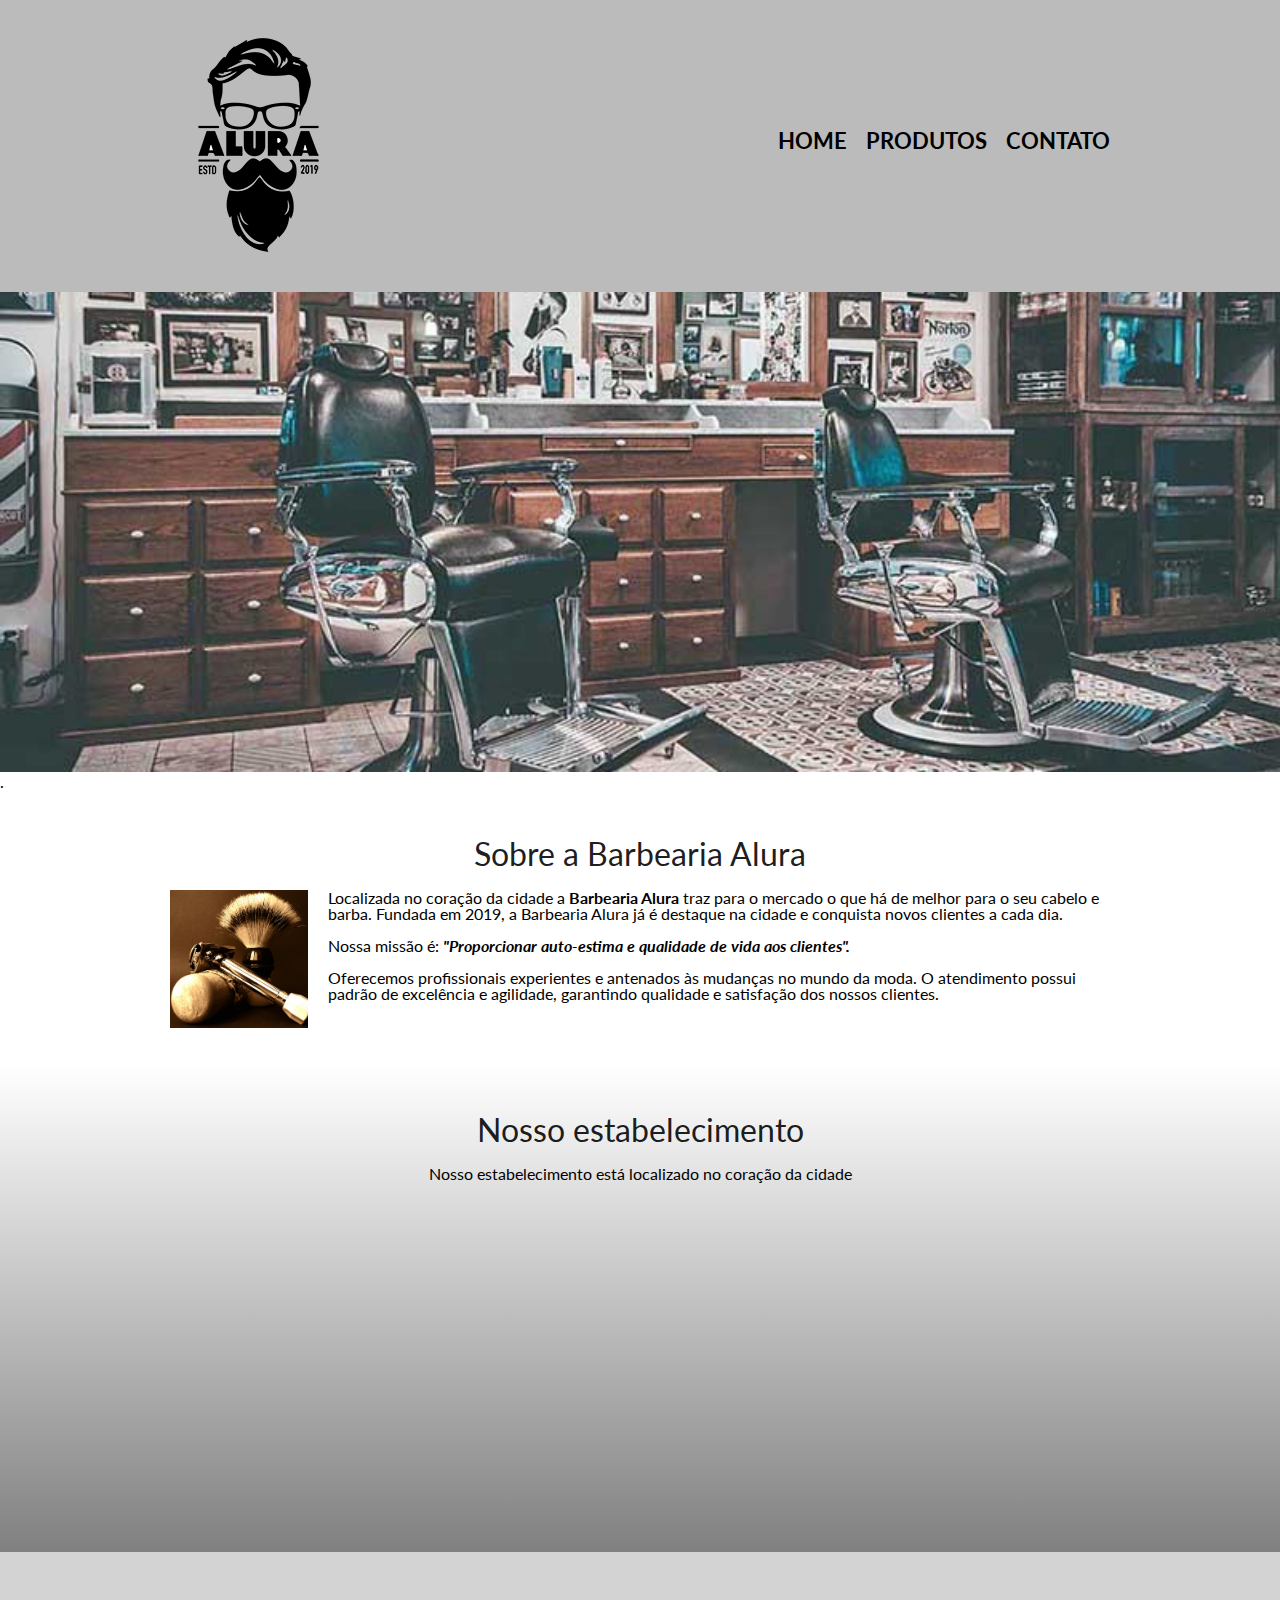
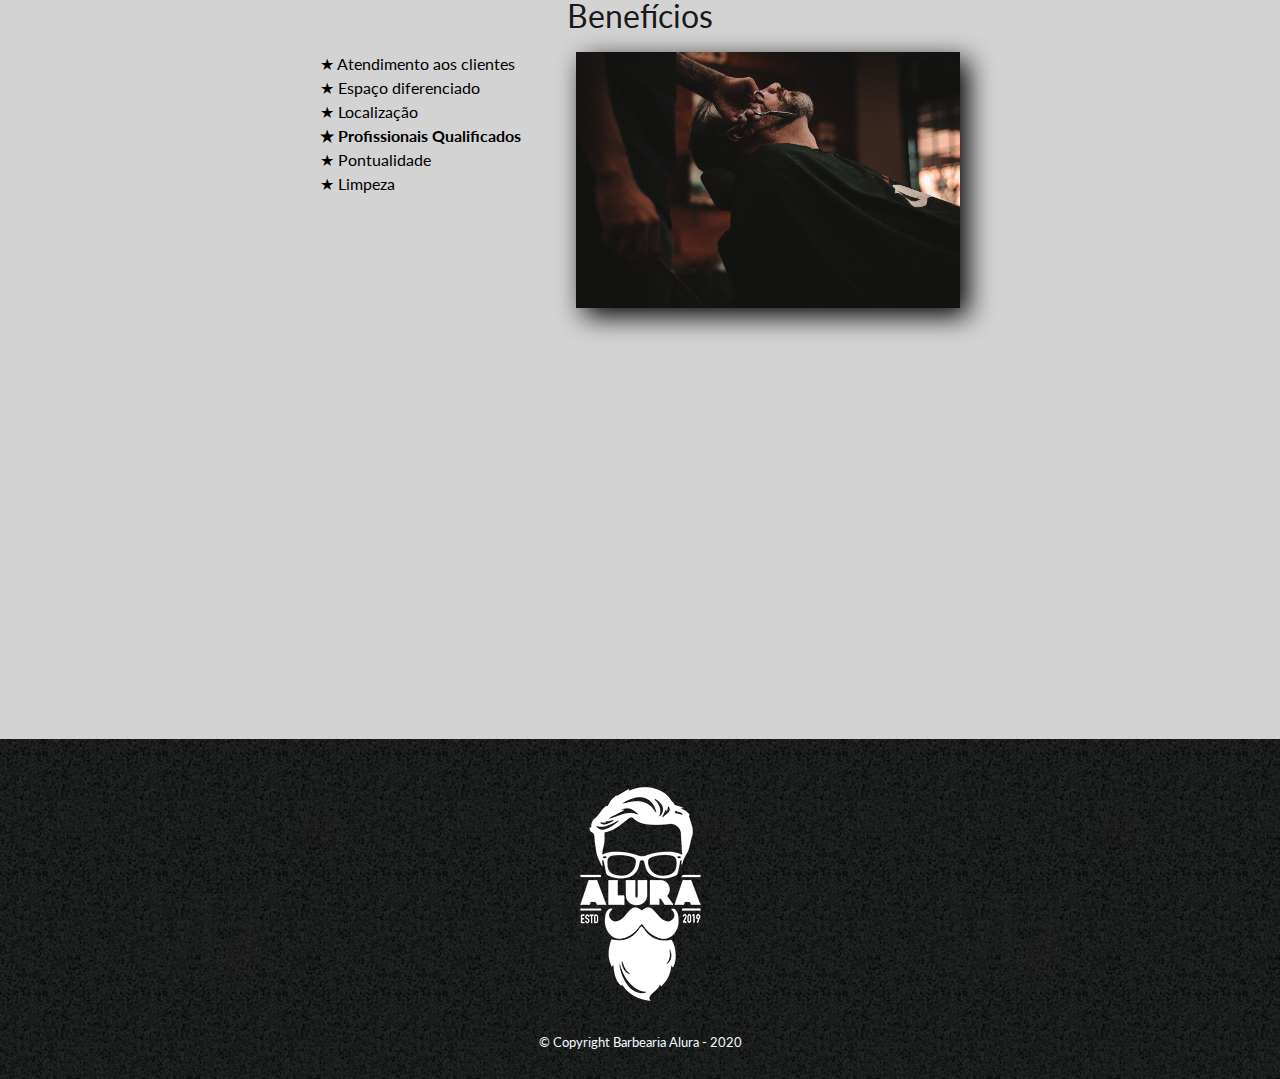
<file: sites/barbearia-alura/index.html>
<!DOCTYPE html>
<html lang="pt-br">

    <head>
        <meta charset="UTF-8">
        <meta name="viewport" content="width-device-width">
        <meta name="viewport" content="width=device-width, initial-scale=1.0">
        <link rel="stylesheet" href="reset.css">
        <link rel="stylesheet" href="style.css">
        <link rel="preconnect" href="https://fonts.gstatic.com">
        <link href="https://fonts.googleapis.com/css2?family=Lato&display=swap" rel="stylesheet">
        <title>Barbearia Alura</title>
    </head>

    <body>
        <header>
            <div class="caixa">
                <h1><img src="logo.png"></h1>

                <nav>
                    <ul>
                        <li><a href="index.html" >Home</a></li>
                        <li><a href="produtos.html">Produtos</a></li>
                        <li><a href="contato.html">Contato</a></li>
                    </ul>
                </nav> 
            </div>  
        </header>

        <img class="banner" src="banner.jpg">

        <main>
            <p>.</p>
            <section class="principal" >
                <h2 class="titulo-principal" >Sobre a Barbearia Alura</h2>

                <img class="utensilios" src="utensilios.jpg" alt="utensilios">

                <p>Localizada no coração da cidade a <strong>Barbearia Alura</strong> traz para o mercado o que há de melhor para o seu cabelo e barba. Fundada em 2019, a Barbearia Alura já é destaque na cidade e conquista novos clientes a cada dia.</p> 

                <p id="missao">Nossa missão é: <em><strong>"Proporcionar auto-estima e qualidade de vida aos clientes".</em></strong></p> 

                <p>Oferecemos profissionais experientes e antenados às mudanças no mundo da moda. O atendimento possui padrão de excelência e agilidade, garantindo qualidade e satisfação dos nossos clientes.</p> 
            </section>

            <section class="mapa">
                <h3 class="titulo-principal">Nosso estabelecimento</h3>
                <p>Nosso estabelecimento está localizado no coração da cidade</p>
                <div class="mapa-conteudo">
                    <iframe src="https://www.google.com/maps/embed?pb=!1m18!1m12!1m3!1d3656.448598130836!2d-46.6346533844751!3d-23.5882393684719!2m3!1f0!2f0!3f0!3m2!1i1024!2i768!4f13.1!3m3!1m2!1s0x94ce5a2b2ed7f3a1%3A0xab35da2f5ca62674!2sCaelum%20-%20Escola%20de%20Tecnologia!5e0!3m2!1spt-BR!2sbr!4v1606329003949!5m2!1spt-BR!2sbr" width="100%" height="300" frameborder="0" style="border:0;" allowfullscreen="" aria-hidden="false" tabindex="0"></iframe>
                </div>
            </section>

            <section class="beneficios" >
                <h3 class="titulo-principal">Benefícios</h3>
                <div class="conteudo-beneficios">
                    <ul class="lista-beneficios">
                        <li class="itens">Atendimento aos clientes</li> 
                        <li class="itens">Espaço diferenciado</li> 
                        <li class="itens">Localização</li> 
                        <li class="itens">Profissionais Qualificados</li> 
                        <li class="itens">Pontualidade</li> 
                        <li class="itens">Limpeza</li> 
                    </ul><img src="beneficios.jpg" class="imagembeneficios">
                </div>

                <div class="video">
                    <iframe width="100%" height="315" src="https://www.youtube.com/embed/wcVVXUV0YUY" frameborder="0" allow="accelerometer; autoplay; clipboard-write; encrypted-media; gyroscope; picture-in-picture" allowfullscreen></iframe>
                </div> 
            </section>
        </main>

        <footer>
            <img src="logo-branco.png">
            <p class="copyright">&copy; Copyright Barbearia Alura - 2020 </p>
        </footer>

    </body>
</html>
</file>
<file: style.css>
@import url('https://fonts.googleapis.com/css2?family=Poppins:wght@200;300;400;500;600;700;800;900&display=swap');
*
{
    margin: 0;
    padding: 0;
    box-sizing: border-box;
    font-family: 'Poppins', sans-serif;
}

body {
  background-repeat: no-repeat;
  height: 100vh;
  background-image: linear-gradient(45deg, #160538,  #09021f);
  color: aliceblue;
}

.principal {
  display: flex;
  flex-direction: column;
  align-items: center;
  margin-top: 15%;
}

.avatar {
  width: 150px;
  border-radius: 100%;
  margin-bottom: 20px;
}

.links {
  display: flex;
  flex-direction: column;
  align-items: center;
  margin-top: 30px;
}

.whatsapp {
  text-decoration: none;
  color: aliceblue;
  background: linear-gradient(to left, #1FB356, #24D265);
  padding: 5px;
  text-align: center;
  min-width: 200px;
  border-radius: 5px;
  margin-bottom: 5px;
}

.email {
  text-decoration: none;
  color: aliceblue;
  background: linear-gradient(to left, #A622E5, #6E1698);
  padding: 5px;
  text-align: center;
  min-width: 200px;
  border-radius: 5px;
  margin-bottom: 5px;
}

.linkedin {
  text-decoration: none;
  color: aliceblue;
  background: linear-gradient(to left, #085FB5, #074B8F);
  padding: 5px;
  text-align: center;
  min-width: 200px;
  border-radius: 5px;
  margin-bottom: 5px;
}
.instagram {
  text-decoration: none;
  color: aliceblue;
  background: linear-gradient(to left, #EB7E38,#D22459, #C11C7D);
  padding: 5px;
  text-align: center;
  min-width: 200px;
  border-radius: 5px;
  margin-bottom: 5px;
}

.github {
  text-decoration: none;
  color: aliceblue;
  background: linear-gradient(to left, #191622,#000000);
  padding: 5px;
  text-align: center;
  min-width: 200px;
  border-radius: 5px;
  margin-bottom: 5px;
}

.pix {
  text-decoration: none;
  color: aliceblue;
  background: linear-gradient(to left, #35AEA5,#40D4C9);
  padding: 5px;
  text-align: center;
  min-width: 200px;
  border-radius: 5px;
  margin-bottom: 5px;
}

.chave {
  display: none;
}
</file>
<file: 01/style.css>
@import url('https://fonts.googleapis.com/css2?family=Poppins:wght@200;300;400;500;600;700;800;900&display=swap');
*
{
    margin: 0;
    padding: 0;
    box-sizing: border-box;
    font-family: 'Poppins', sans-serif;
}

body {
  background-repeat: no-repeat;
  height: 100vh;
  background-image: linear-gradient(45deg, #210558,  #130249);
  color: aliceblue;
}

.conteudo {
  padding: 10vh;
}

.principal {
  display: flex;
  flex-direction: column;
  align-items: center;
}

.avatar {
  width: 150px;
  border-radius: 100%;
  margin-bottom: 20px;
}

.links {
  display: flex;
  flex-direction: column;
  align-items: center;
  margin-top: 30px;
}

.whatsapp {
  text-decoration: none;
  color: aliceblue;
  background: linear-gradient(to left, #1FB356, #24D265);
  padding: 5px;
  text-align: center;
  min-width: 200px;
  border-radius: 5px;
  margin-bottom: 5px;
}

.email {
  text-decoration: none;
  color: aliceblue;
  background: linear-gradient(to left, #A622E5, #6E1698);
  padding: 5px;
  text-align: center;
  min-width: 200px;
  border-radius: 5px;
  margin-bottom: 5px;
}

.linkedin {
  text-decoration: none;
  color: aliceblue;
  background: linear-gradient(to left, #085FB5, #074B8F);
  padding: 5px;
  text-align: center;
  min-width: 200px;
  border-radius: 5px;
  margin-bottom: 5px;
}
.instagram {
  text-decoration: none;
  color: aliceblue;
  background: linear-gradient(to left, #EB7E38,#D22459, #C11C7D);
  padding: 5px;
  text-align: center;
  min-width: 200px;
  border-radius: 5px;
  margin-bottom: 5px;
}

.github {
  text-decoration: none;
  color: aliceblue;
  background: linear-gradient(to left, #191622,#000000);
  padding: 5px;
  text-align: center;
  min-width: 200px;
  border-radius: 5px;
  margin-bottom: 5px;
}

#texto {
  text-decoration: none;
  color: aliceblue;
  background: linear-gradient(to left, #0a645e,#1ed6ca);
  padding: 5px;
  text-align: center;
  min-width: 200px;
  max-width: 200px;
  border-radius: 5px;
  margin-bottom: 5px;
  border: none;
}

#botao {
  padding: 5px;
  border-radius: 10px;
  background: linear-gradient(to left, #0a645e,#40D4C9);
  color: aliceblue;
  font-weight: 500;
}
</file>
<file: freeway/style.css>
html, body {
  margin: 0;
  padding: 0;
}
canvas {
  display: block;
}
</file>
<file: MegaSenha/style.css>
@import url('https://fonts.googleapis.com/css2?family=Poppins:wght@200;300;400;500;600;700;800;900&display=swap');
*
{
    margin: 0;
    padding: 0;
    box-sizing: border-box;
    font-family: 'Poppins', sans-serif;
}

body {
    display: flex;
    background: rgb(22, 22, 22);
    color: whitesmoke;
    flex-wrap: wrap;
    justify-content: space-between;
    align-items: center;
    margin-top: 10em;
    margin-left: 20em;
    margin-right: 20em;
}

section {
    flex: 1 0 50%;
}

.painelBx {
    display: flex;
    flex-direction: column;
    justify-content: center;
    align-items: center;
    margin-bottom: 5em;
}

.tituloPainel{
    font-size: 20px;
    text-align: center;
    align-self: center;
}

.controle {
    display: flex;
    align-items: center;
    flex-wrap: wrap;
    justify-content: center;
    margin: 20px;
    max-width: 20em;
    
}

.controle button{
    padding: 10px 10px;
    margin: 3px;
    width: 100px;
    flex-basis: 40%;
    font-weight: 600;
    border-radius: 10px;
    outline: none;
}

#start {
    background: green;
    color: whitesmoke;
    border-radius: 10px;
}

.senhaBx {
    display: flex;
    flex-direction: column;
    justify-content: center;
    align-items: center;
    margin-bottom: 5em;
}

.senha {
    margin: 20px;
    display: flex;
    flex-direction: column;
    justify-content: center;
    align-items: center;
}

.palavra {
    font-size: 30px;
    background: #191970;
    border-radius: 5px;
    padding: 10px;
}

.infoRodadaBx {
    display: flex;
    text-align: center;
    justify-content: center;
    align-items: center;
}

.pontos, .rodada, .premio {
    font-size: 20px;
    background: #191970;
    border-radius: 0px 0px 5px 5px;
    padding: 10px;
    margin-left: 5px;
    
}

.infoTitulo {
    font-size: 30px;
    background:#08084d;
    border-radius: 5px 5px 0 0;
    padding: 0px 20px;
    margin-left: 5px;
}

.timerBx {
    display: flex;
    flex-wrap: wrap;
    flex-direction: column;
    justify-content: center;
    align-items: center;
}

.timer {
    font-size: 50px;
    align-items: center;
    display: flex;
    flex-wrap: wrap;
    margin-bottom: 50px;
}

.bolinhas {
    display: flex;
    flex-wrap: wrap;
    list-style: none;
    max-width: 18em;
    align-items: center;
    justify-content: center;
}

.bolinhas video {
    width: 50px;
}
</file>
<file: pong/style.css>
html, body {
  margin: 0;
  padding: 0;
}
canvas {
  display: block;
}
</file>
<file: Produto_Paralax/style.css>
@import url('https://fonts.googleapis.com/css2?family=Poppins:wght@300;400;500;600;700;800;900&display=swap');
*
{
    margin: 0;
    color: #fff;
    padding: 0;
    font-family: 'Poppins', sans-serif;
}
body {
    display: flex;
    justify-content: center;
    align-items: center;
    min-height: 100vh;
    background: #131313;
}

.container {
    position: relative;
    display: flex;
    justify-content: center;
    align-items: center;
    flex-wrap: wrap;
    width: 1200px;
    transform-style: preserve-3d;
}

.container .box{
    position: relative;
    width: 300px;
    height: 400px;
    margin: 40px;
    background: #232323;
    border-radius: 20px;
    transform-style: preserve-3d;
}

.container .box::before{
    content: "PLAYAR";
    position: absolute;
    top: 20px;
    left: 20px;
    font-size: 4em;
    font-weight: 900;
    color: #fff;
    font-style: italic;
    opacity: 0;
    transition: 0.5s;
}

.container .box::after{
    content: "GAMING";
    position: absolute;
    bottom: 20px;
    right: 20px;
    font-size: 4em;
    font-weight: 900;
    color: #fff;
    font-style: italic;
    opacity: 0;
    transition: 0.5s;
}

.container .box:hover::before,
.container .box:hover::after{
    opacity: 0.04;
}

.container .box .name{
    position: absolute;
    top: 0;
    left: 0;
    text-align: center;
    columns: #fff;
    width: 100%;
    transform-style: preserve-3d;
    transform: translate3d(0,0,75px);
    transition: 0.5s;
    opacity: 0;
    z-index: 10;
}

.container .box:hover .name{
    top: 40px;
    opacity: 1;
}

.container .box .buy {
    position: absolute;
    bottom: 0;
    left: 50%;
    transform-style: preserve-3d;
    transform: translate3d(-50%,0,75px);
    columns: #fff;
    background: #333;
    padding: 10px 25px;
    border-radius: 30px;
    text-decoration: none;
    transition: 0.5s;
    opacity: 0;
    z-index: 10;
}

.container .box:hover .buy{
    bottom: 30px;
    opacity: 1;
}

.container .box .circle{
    position: absolute;
    top: 50%;
    left: 50%;
    width: 200px;
    height: 200px;
    border-radius: 50%;
    transition: 0.5s;
    background: #fff;
    transform-style: preserve-3d;
    z-index: 10;
    opacity: 1;
    transform: translate3d(-50%, -50%, 50px);
}

.container .box .product{
    position: absolute;
    top: 50%;
    left: 50%;
    max-width: 300px;
    transition: 0.5s;
    z-index: 11;
    transition: 0.5s;
    transform-style: preserve-3d;
    transform: translate3d(-50%, -50%, 80px) rotate(15deg);
}

.container .box:hover .product{
    transform: translate3d(-50%, -50%, 150px) rotate(15deg);
}

.container .box:nth-child(1) .circle,
.container .box:nth-child(1) .buy {
    background: greenyellow;
    color: #131313;
}

.container .box:nth-child(2) .circle,
.container .box:nth-child(2) .buy {
    background: darkcyan;
    color: #131313;
}

.container .box:nth-child(3) .circle,
.container .box:nth-child(3) .buy {
    background: lightgreen;
    color: #131313;
}
</file>
<file: site/style.css>
@import url('https://fonts.googleapis.com/css2?family=Poppins:wght@200;400;500;600;700;800;900&display=swap');

*{
    margin: 0;
    padding: 0;
    box-sizing: border-box;   
    font-family: 'Poppins', sans-serif;
    scroll-behavior: smooth;
}

section {
    padding: 100px;
}

.banner {
    position: relative;
    min-height: 100vh;
    background: url(./images/banner.jpg);
    background-size: cover;
    background-position: right;
    display: flex;
    justify-content: space-between;
    align-items: center;
}

.banner h2 {
    font-size: 3em;
    color: #fff;
    font-weight: 500;
    line-height: 1.5em;
}

.banner h2 span {
    font-size: 1.5em;
    font-weight: 700;
}

.banner h3 {
    font-size: 1.5em;
    color: #fff;
    font-weight: 500;
}

.btn {
    position: relative;
    background: greenyellow;
    display: inline-block;
    color: #000;
    margin-top: 20px;
    padding: 10px 30px;
    font-size: 18px;
    text-transform: uppercase;
    text-decoration: none;
    letter-spacing: 2px;
    font-weight: 500;
}

header {
    position: fixed;
    top: 0;
    left: 0;
    width: 100%;
    padding: 40px 100px;
    z-index: 1000;
    display: flex;
    justify-content: space-between;
    align-items: center;
    transition: 0.5s;
}

header[class*="sticky"] {
    background: white !important;
    padding: 20px 100px;
    color: #111;
    box-shadow: 0 5px 20px rgba(0,0,0,0.1);
}

header .logo {
    color: #fff;
    font-size: 24px;
    text-transform: uppercase;
    text-decoration: none;
    font-weight: 700;
    letter-spacing: 2px;
}

.sticky .logo {
    color: #111;
}

header ul {
    position: relative;
    display: flex;
}

header ul li {
    position: relative;
    list-style: none;
}

header ul li a {
    position:relative;
    display: inline-block;
    margin: 0 15px;
    color: #fff;
    text-decoration: none;
}

.sticky ul li a{
    color: #111;
}

.heading {
    width: 100%;
    text-align: center;
    margin-bottom: 30px;
    color: #111;
}

.heading h2 {
    font-weight: 600;
    font-size: 30px;
}

.content {
    display: flex;
    justify-content: space-between;
}

.contentBx {
    padding-right: 30px;
}

.contentBx h3 {
    font-size: 24px;
    margin-bottom: 10px;
}

.w50 {
    min-width: 50%;
}

img {
    max-width: 100%;
}

.servicos {
    background: #111;
}

.heading.white {
    color: #fff;
}

.servicos .content{
    display: flex;
    justify-content: center;
    flex-wrap: wrap;
    flex-direction: row;
}

.servicos .content .servicosBx {
    padding:  40px 20px;
    background: #222;
    color: #fff;
    max-width: 340px;
    margin: 20px;
    text-align: center;
    transition: 0.5s;
}

.servicos .content .servicosBx:hover {
    background: greenyellow;
    color: #111;
}

.servicos .content .servicosBx img {
    max-width: 80px;
    filter:invert(1);
    transition: 0.5s;
}

.servicos .content .servicosBx:hover img {
    filter:invert(0)
}

.servicos .content .servicosBx h2 {
    font-size: 20px;
    font-weight: 600;
}

.proj .content {
    display: flex;
    justify-content: space-between;
    flex-wrap: wrap;
}

.proj .content .projBx {
    width: 50%;
    padding: 20px;
}

.proj .content .projBx img {
    max-width: 100%;
}

.depoimentos {
    background: #f7f7f7;
}

.depoimentos .content {
    display: flex;
    justify-content: space-between;
    flex-wrap: wrap;
}

.depoimentos .content .depoimentosBx {
    max-width: calc(50% - 40px);
    padding: 60px 40px;
    margin: 20px;
    background: greenyellow;
}

.depoimentos .content .depoimentosBx p {
    color: #111;
    font-style: italic;
    font-size: 16px;
    font-weight: 300;
}

.depoimentos .content .depoimentosBx h3 {
    margin-top: 40px;
    text-align: right;
    color: #222;
    font-weight: 600;
    font-size: 20px;
    line-height: 1em;
}

.depoimentos .content .depoimentosBx h3 span {
    font-size: 14px;
    font-weight: 400;

}

.contato {
    background: #111;
}

.formBx {
    min-width: 60%;
}

.formBx form {
    display: flex;
    flex-direction: column;
}

.formBx form h3, .contatoInfo h3 {
    color: #fff;
    font-size: 20px;
    font-weight: 500;
    margin-bottom: 10px;
}

.formBx form input, .formBx form textarea {
    margin-bottom: 20px;
    padding: 15px;
    font-size: 16px;
    background: transparent;
    border: none;
    outline: none;
    background: #222;
    color: #fff;
    resize: none;
}

.formBx form textarea {
    min-height: 200px;
}

.formBx form input::placeholder, .formBx form textarea::placeholder {
    color: #999;
}

.formBx form input[type="submit"] {
    max-width: 100px;
    background: greenyellow;
    cursor: pointer;
    text-transform: uppercase;
    letter-spacing: 2px;
    color: #111;
}

.contatoInfo {
    min-width: 40%;
}

.contatoInfoBx {
    position: relative;
}

.contatoInfoBx .box {
    position: relative;
    padding: 20px 0;
    display: flex;
}

.contatoInfoBx .box .icon {
    min-width: 40px;
    padding-top: 4px;
    color: #fff;
    display: flex;
    justify-content: center;
    align-items: flex-start;
    font-size: 24px;
}

.contatoInfoBx .box .text {
    display: flex;
    margin-left: 20px;
    font-size: 16px;
    color: #fff;
    flex-direction: column;
    font-weight: 300;
}

.contatoInfoBx .box .text h3 {
    font-weight: 500;
    color: greenyellow;
    margin-bottom: 0;
}

.copyright {
    background: #000;
    color: #fff;
    text-align: center;
    padding: 10px;
}

@media (max-width: 990px) {
    header,
    .sticky {
        padding: 20px;
        z-index: 1000;
    }
    .menu {
        position: fixed;
        top: 75px;
        left: -100%;
        display: block;
        padding: 100px 50px;
        text-align: center;
        width: 100%;
        height: 100vh;
        background: #fff;
        transition: 0.5s;
        z-index: 999;
        border-top: 1px solid rgba(0,0,0,0.2);
    }

    .menu.active {
        left: 0;
    }
    
    header ul li a {
        color: #111;
        font-size: 24px;
        margin: 10px;
    }
    .toggle {
        width: 40px;
        height: 40px;
        background: url(/images/menu.png);
        background-position: center;
        background-repeat: no-repeat;
        background-size: 30px;
        cursor: pointer;
    }
    .toggle.active {
        background: url(/images/close.png);
        background-position: center;
        background-repeat: no-repeat;
        background-size: 25px;
        cursor: pointer;
    }

    header[class*="sticky"] .toggle {
        filter: invert(1);
    }

    section {
        padding: 100px 50px;
    }
    .banner {
        padding: 150px 50px 100px;
    }

    .banner h2 {
        font-size: 1.5em;
    }

    .banner h3 {
        font-size: 1em;
    }

    .btn {
        margin-top: 10px;
        padding: 10px 20px;
        font-size: 16px;
    }

    .heading h2 {
        font-size: 24px;
    }
    
    .content {
        flex-direction: column;
    }

    .w50 {
        margin-bottom: 20px;
    }

    .servicos .content .servicosBx {
        margin: 10px;
    }

    .proj .content .projBx {
        width: 100%;
        padding: 10px;
    }

    .depoimentos .content .depoimentosBx {
        max-width: calc(100% - 20px);
        padding: 40px 20px;
        margin: 10px;
        background: greenyellow;
    }

    .depoimentos .content .depoimentosBx h3 {
        margin-top: 20px;
    }

    .contatoInfo {
        margin: 20px 0;
    }
}
</file>
<file: sites/alura-store/assets/css/style.css>
.app {
    background: #f1f1f1;
    display: grid;  
    font-family: Arial, Helvetica, sans-serif;
    grid-template-areas:
        "cabecalho"
        "conteudo"
        "rodape";
    grid-template-columns: auto;
    grid-template-rows: 50px auto auto;
}

.cabecalho {
    align-items: center;
    display: flex;
    grid-area: cabecalho;
    padding: 0 2rem;
}
 
.conteudo {
    grid-area: conteudo;
    padding: 0 2rem;
}

.rodape {
    background: #fdfdfd;
    color: #333333;
    font-size: .8rem;
    padding: 1rem;
    text-align: center;
    grid-area: rodape;
}
</file>
<file: sites/alura-store/assets/css/destaques.css>
.caixa {
    align-items: flex-end;
    display: flex;
    justify-content: center;
}

.destaques {
    display: grid;
    grid-gap: .2rem;
    grid-template-columns: 25% 25% 25% 25%;
    grid-template-rows: 33.33% 33.33% 33.33%;
    height: calc(100vh - 50px);
}


.destaques__titulo {
    background: rgba(0, 0, 0, .5);
    color: #fdfdfd;
    padding: .6rem;
    text-align: center;
    width: 100%;
}

.destaques__principal {
    background: url(../img/fortnite.jpg) center / cover no-repeat;
    grid-column: 1 / 4;
    grid-row: 1 / 3;
}

.destaques__secundario:nth-child(2) {
    background: url("../img/pubg.jpg") center / cover no-repeat;
}

.destaques__secundario:nth-child(3) {
    background: url("../img/slack.png") center / cover no-repeat;
}

.destaques__secundario:nth-child(4) {
    background: url("../img/whatsapp.png") center / cover no-repeat;
}

.destaques__secundario:nth-child(5) {
    background: url("../img/cs-go.jpg") center / cover no-repeat;
    
}

.destaques__categorias {
    grid-row: 3 / 3;
}

.destaques__categorias___lista {
    display: flex;
    flex-wrap: wrap;
    height: 100%;
    justify-content: space-between;
}

.destaques__categorias___item {
    align-items: center;
    background: #fdfdfd;
    border-left: 5px solid transparent;
    color: #333333;
    display: flex;
    padding: 1rem;
    width: 50%;
}

.destaques__categorias___link {
    color: inherit;
}
</file>
<file: sites/alura-store/assets/css/populares.css>
.populares {
    padding: 3rem 0;
}

.populares__conteudo {
    display: flex;
    flex-wrap: wrap;
    grid-area: conteudo;
    padding: 1rem 0;
}

.populares__card {
    background: white;
    display: grid;
    grid-template-areas: 
        "card-imagem"
        "card-corpo";
    grid-template-columns: 100%;
}

.populares__card:last-child{
    margin: 0;
}

.populares__card___imagem {
    grid-area: card-imagem;
    height: 100%;
    width: 100%;
}

.populares__card___corpo {
    display: grid;
    grid-area: card-corpo;
    grid-row-gap: .5rem;
    grid-template-areas:
        "card-cabecalho"
        "card-conteudo";
    grid-template-rows: 50px auto;
    padding: .75rem;
}

.populares__card___titulo {
    font-size: 1.5rem;
    color: #333333;
}

.populares__card___data {
    font-size: .9rem;
    color: #808008;
}


.populares__cabecalho{
    border-bottom: 1px solid  #dcdcdc;
    display: flex;
    justify-content: space-between;
}

.populares__titulo {
    font-weight: 500;
}

.populares__icone {
    margin-right: .25rem;
}

.populares__card___descricao {
    color: #333333;
    line-height: 1.5;
    margin: 1rem 0;
    text-align: justify;
}

.populares__botao{
    background: transparent;
    border: none;
    color: #333333;
}
</file>
<file: sites/alura-store/assets/css/menu.css>
.menu__link {
    color: #333333;
    padding: .5rem 1rem;
}

.menu__link:hover, .menu__link.ativo {
    border-bottom: 2px solid #0073e6;
}
</file>
<file: sites/alura-store/assets/css/responsivo.css>
@media screen and (min-width: 0){
    .destaques__principal, .destaques__categorias{
        grid-column: 1 / 5;
    }

    .destaques__secundario:nth-child(2){
        display: none;
        grid-column: none;
        grid-row: none;
    }
    .destaques__secundario:nth-child(3){
        display: none;
        grid-column: none;
        grid-row: none;
    }
    .destaques__secundario:nth-child(4){
        display: none;
        grid-column: none;
        grid-row: none;
    }
    .destaques__secundario:nth-child(5){
        display: none;
        grid-column: none;
        grid-row: none;
    }

    .populares__conteudo {
        flex-direction: column;

    }

    .populares__card {
        grid-template-rows: 150px auto;
        width: 100%;
        margin-right: 0;
        margin-bottom: 2rem;
    }

}

@media screen and (min-width: 768px){
    .destaques__principal{
        grid-column: 1 / 4;
    }

    .destaques__secundario:nth-child(2){
        display: flex;
        grid-column: 4 / 4;
        grid-row: 1 /1;
    }
    .destaques__secundario:nth-child(3){
        display: flex;
        grid-column: 4 / 4;
        grid-row: 2 / 2;
    }
    .destaques__secundario:nth-child(4){
        display: flex;
        grid-column: 4 / 4;
        grid-row: 3 / 3;
    }
    .destaques__secundario:nth-child(5){
        display: flex;
        grid-column: 3 / 3;
        grid-row: 3/ 3;
    }
    .destaques__categorias {
        grid-column: 1 / 3;
    }

    .populares__conteudo {
        flex-direction: row;

    }

    .populares__card {
        grid-template-rows: 173px auto;
        width: calc(50% - 1rem);
        margin-right: 1rem;
        margin-bottom: 2rem;
    }
}

@media screen and (min-width: 992px){
    .populares__card {
        width: calc(33.33% - 1rem);
        margin-bottom: 2rem;
    }
}

@media screen and (min-width: 1200px){
    .populares__card {
        width: calc(20% - 1rem);
        margin-bottom: 0;
    }
}
</file>
<file: sites/barbearia-alura/style.css>
body {
    font-family: 'Lato', sans-serif;;
}

header {
    background: #bbbbbb;
    padding: 20px 0;
}

.caixa {
    position: relative;
    width: 940px;
    margin: 0 auto;
}

nav {
    position: absolute;
    top: 110px;
    right: 0;
}

nav li {
     display: inline;
     margin: 0 0 0 15px;
}

nav a {
     text-transform: uppercase;
     color: rgb(0, 0, 0);
     font-weight: bold;
     font-size: 22px;
     text-decoration: none;
}

nav a:hover {
    color: blueviolet;
    text-decoration: underline;
}

.produtos {
    width: 940px;
    margin: 0 auto;
    padding: 50px 0;
}

.produtos li {
    display: inline-block;
    text-align: center;
    width: 30%;
    vertical-align: top;
    margin: 0 1.5%;
    padding: 30px 20px;
    box-sizing: border-box;
    border: 2px solid black;
    border-radius: 15px 0px 15px 0px;
}

.produtos li:hover {
    border-color: blueviolet;
    border-radius: 20px;
}

.produtos li:active {
    border-color: aquamarine;
}

.produtos li:hover h2 {
    font-size: 35px;
}

.produtos h2 {
    font-size: 30px;
    font-weight: bold;
}

.produto-descricao {
    font-size: 18px;
}

.produto-preco {
    font-size: 22px;
    font-weight: bold;
    margin-top: 10px;
}

footer {
    text-align: center;
    background: url(bg.jpg);
    padding: 30px 0;
}

.copyright {
    color: aliceblue;
    font-size: 13px;
    margin-top: 15px;
}

/*
    Seletor >, para acessar os filhos de determinado elemento. Por exemplo, para acessar todos os p dentro de main:

    main > p {
        background: black;
    }

    Seletor +, para acessar o primeiro irmão de determinado elemento. Por exemplo, para acessar o primeiro p após um img:

    img + p {
        background: blue;
    }

    Seletor ~, para acessar todos os irmãos de determinado elemento. Por exemplo, para acessar todos os p após um img:

    img ~ p {
        background: yellow;
    }

    Seletor not, para acessar os elementos, exceto algum. Por exemplo, para acessar todos os p dentro de main, exceto o p que tem id missao:

    .principal p:not(#missao) {
        background: orange;
    }

*/

form {
    width: 940px;
    margin: 20px 35%;
}

form label, form legend {
    display: block;
    font-size: 20px;
    margin: 0 0 10px;
}

.input-padrao{
    display: block;
    margin: 0 0 20px;
    padding: 8px 25px;
    width: 50%;
}

.checkbox {
    margin: 20px 0;
}

.enviar {
    width: 50%;
    padding: 15px 0;
    background: orange;
    color: white;
    font-weight: bold;
    font-size: 18px;
    border: none;
    border-radius: 8px;
    transition: 0.5s all;
    cursor: pointer;
}

.enviar:hover {
    background: orangered;
    transform: scale(1.2);
}

.enviar:active {
    background: greenyellow;
    color: grey;
}

table {
    margin: 20px 40%;
}

thead {
    background: lightgray;
    color: black;
    font-weight: bold;
}

td, th {
    border: 1px solid black;
    padding: 8px 15px;
}

/* css da pagina inicial */
.banner {
    width: 100%;
}

.titulo-principal {
    text-align: center;
    font-size: 2em;
    margin: 0 0 20px 0;
    clear: left;
    color: rgba(0, 0, 0, 0.9);
    transition-property: color;
    transition-duration: 1s;
    text-shadow: 0 0 cor
    
}

.titulo-principal:hover {
    color: rgb(1, 119, 216);
}

/*
    .titulo-principal:first-letter {
        font-weight: bold;
    }


    .titulo-principal:before {
        content: "[ ";
    }

    .titulo-principal:after {
        content: " ]";
    }
*/

.principal {
    padding: 3em 0;
    background: white;
    width: 940px;
    margin: 0 auto;
}

.principal p {
    margin: 0 0 1em;
}

.principal strong {
    font-weight: bold;
}

.principal em {
    font-style: italic;
}

.utensilios {
    width: calc(20% - 50px);
    float: left;
    margin: 0 20px 20px 0;
}

.mapa {
    padding: 3em 0;
    background: linear-gradient(white, grey);
}

.mapa-conteudo {
    width: 940px;
    margin: 0 auto;
}

.mapa p {
    margin: 0 0 20px;
    text-align: center;
}

.beneficios {
    padding: 3em 0;
    background: lightgray;
}

.conteudo-beneficios {
    width: 640px;
    margin: 0 auto;
}

.lista-beneficios{
    width: 40%;
    display: inline-block;
    vertical-align: top;
}

.itens {
    line-height: 1.5;
}

.itens:before {
    content: "\2605  ";
}

.itens:nth-child(4){
    font-weight: bold;
}

.imagembeneficios {
    width: 60%;
    opacity: 1;
    transition: 500ms;
    box-shadow: 8px 8px 25px 0 black;
}

.imagembeneficios:hover {
    opacity: 0.8;
    box-shadow: 2px 2px 15px 0 gray;
}

.video {
    width: 560px;
    margin: 2em auto;
}

@media screen and (max-width: 480px) {
    .caixa, .principal, .conteudo-beneficios, .mapa-conteudo, .video, .mapa {
        width: auto;
        padding: 0 20px;
    }

    h1 {
        text-align: center;
    }

    nav {
        position: static;
        text-align: center;
    }

    nav a {
        font-size: 15px;
    }

    .lista-beneficios, .imagembeneficios{
        width: 100%;
        margin: 10px auto;
    }

    .produtos {
        width: auto;
        padding: 20px 20px;
    }

    .produtos li {
        display: block;
        text-align: center;
        width: auto;
        margin: 3% 2%;
        padding: 30px 20px;
        box-sizing: border-box;
        border: 2px solid black;
        border-radius: 15px 0px 15px 0px;
    }

    form {
        width: auto;
        margin: 40px 15px;
    }

    form label, form legend {
        display: block;
        font-size: 12px;
        margin: 20px 0 10px;
    }
    
    .input-padrao {
        display: block;
        margin: 0 0 20px;
        padding: 8px 25px;
        width: 80%;
    }

    .enviar {
        width: 60%;
        padding: 10px 0;
        background: orange;
        color: white;
        font-weight: bold;
        font-size: 18px;
        border: none;
        border-radius: 8px;
    }

    table {
        width: 80%;
        margin: 20px auto;
    }

    .utensilios {
        width: calc(40% - 10px);
        float: left;
        margin: 0 20px 5px 0;
    }

}
</file>
